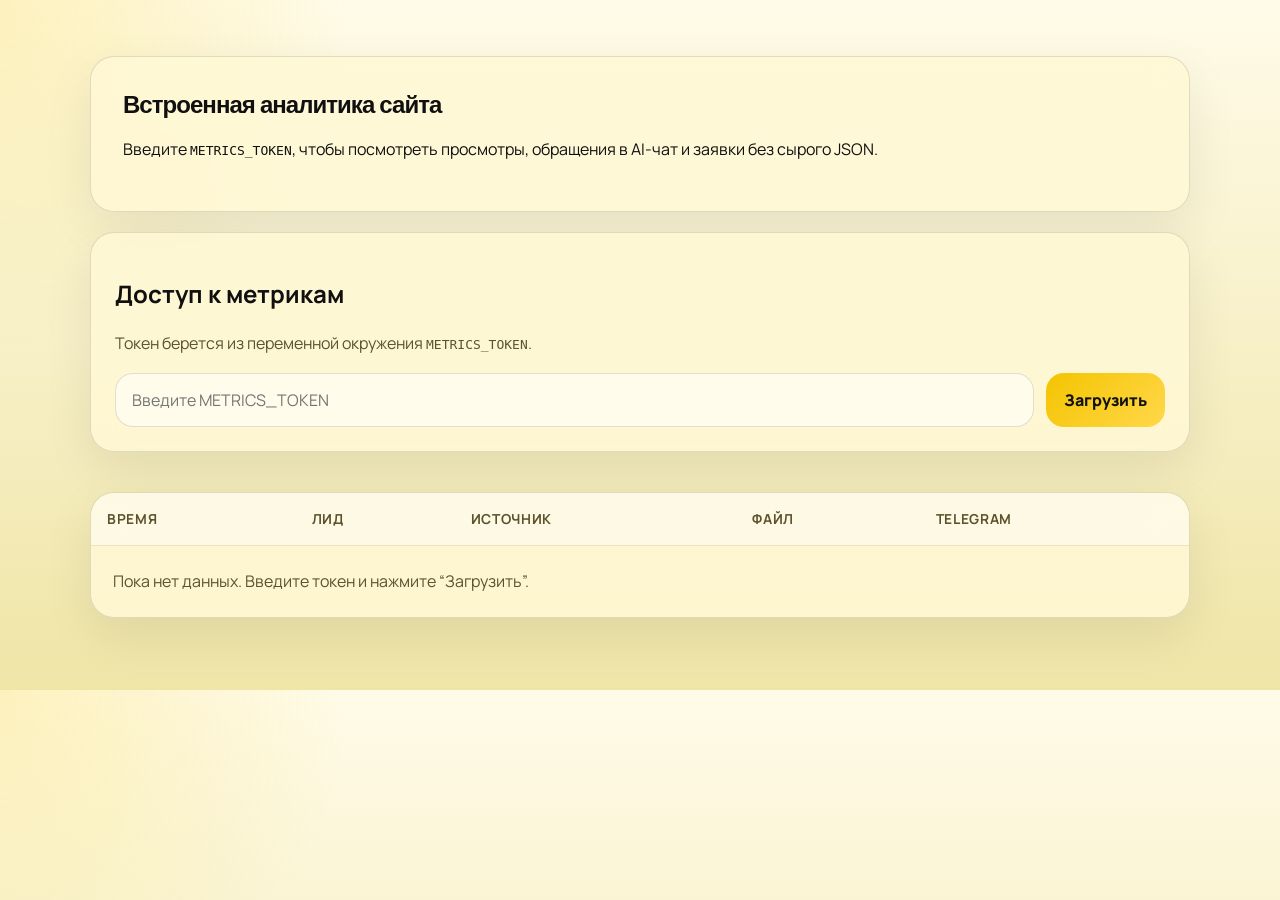
<file: metrics.html>
<!DOCTYPE html>
<html lang="ru">
<head>
  <meta charset="UTF-8">
  <meta name="viewport" content="width=device-width, initial-scale=1.0">
  <title>3d_design | Метрики</title>
  <link rel="preconnect" href="https://fonts.googleapis.com">
  <link rel="preconnect" href="https://fonts.gstatic.com" crossorigin>
  <link href="https://fonts.googleapis.com/css2?family=Manrope:wght@400;500;600;700;800&family=Space+Grotesk:wght@500;700&display=swap" rel="stylesheet">
  <style>
    :root {
      --bg: #f5f0cf;
      --surface: rgba(255, 248, 214, 0.84);
      --surface-strong: #fffceb;
      --text: #101010;
      --muted: #5c532d;
      --line: rgba(15, 15, 15, 0.12);
      --accent: #f4c400;
      --shadow: 0 18px 50px rgba(0, 0, 0, 0.08);
      --radius: 24px;
      --container: 1100px;
    }

    * {
      box-sizing: border-box;
    }

    body {
      margin: 0;
      font-family: "Manrope", sans-serif;
      color: var(--text);
      background:
        radial-gradient(circle at top left, rgba(244, 196, 0, 0.18), transparent 24%),
        linear-gradient(180deg, #fffbe8 0%, #efe5a7 100%);
    }

    .container {
      width: min(var(--container), calc(100% - 24px));
      margin: 0 auto;
    }

    .page {
      padding: 56px 0 72px;
    }

    .hero,
    .panel,
    .summary-card,
    .lead-table {
      border: 1px solid var(--line);
      border-radius: var(--radius);
      background: var(--surface);
      box-shadow: var(--shadow);
      backdrop-filter: blur(18px);
    }

    .hero {
      padding: 32px;
      margin-bottom: 20px;
    }

    .hero h1,
    .hero h2 {
      margin: 0 0 12px;
      font-family: "Space Grotesk", sans-serif;
      letter-spacing: -0.04em;
    }

    .hero p,
    .panel p,
    .lead-table td,
    .lead-table th {
      line-height: 1.7;
    }

    .panel {
      padding: 24px;
      margin-bottom: 20px;
    }

    .panel-form {
      display: grid;
      grid-template-columns: minmax(0, 1fr) auto;
      gap: 12px;
      margin-top: 16px;
    }

    input,
    button {
      font: inherit;
    }

    input {
      width: 100%;
      min-height: 54px;
      padding: 0 16px;
      border: 1px solid var(--line);
      border-radius: 18px;
      background: rgba(255, 252, 236, 0.94);
      color: var(--text);
    }

    button {
      min-height: 54px;
      padding: 0 18px;
      border: 0;
      border-radius: 18px;
      background: linear-gradient(135deg, #f4c400, #ffd84a);
      color: #111;
      font-weight: 800;
      cursor: pointer;
    }

    .status {
      margin-top: 14px;
      padding: 12px 14px;
      border-radius: 16px;
      background: rgba(17, 17, 17, 0.05);
      color: #2f2f2f;
      display: none;
    }

    .status.is-visible {
      display: block;
    }

    .status.is-error {
      background: rgba(177, 49, 49, 0.12);
      color: #7a1e1e;
    }

    .summary-grid {
      display: grid;
      grid-template-columns: repeat(3, minmax(0, 1fr));
      gap: 14px;
      margin-bottom: 20px;
    }

    .summary-card {
      padding: 22px;
    }

    .summary-card small {
      display: block;
      color: var(--muted);
      font-weight: 700;
      letter-spacing: 0.04em;
      text-transform: uppercase;
    }

    .summary-card strong {
      display: block;
      margin-top: 12px;
      font-size: clamp(1.8rem, 4vw, 2.6rem);
      font-family: "Space Grotesk", sans-serif;
    }

    .lead-table {
      overflow: hidden;
    }

    table {
      width: 100%;
      border-collapse: collapse;
    }

    th,
    td {
      padding: 14px 16px;
      border-bottom: 1px solid rgba(15, 15, 15, 0.08);
      text-align: left;
      vertical-align: top;
    }

    th {
      background: rgba(255, 255, 255, 0.42);
      font-size: 0.86rem;
      letter-spacing: 0.05em;
      text-transform: uppercase;
      color: var(--muted);
    }

    tr:last-child td {
      border-bottom: 0;
    }

    .empty {
      padding: 22px;
      color: var(--muted);
    }

    .muted {
      color: var(--muted);
    }

    @media (max-width: 820px) {
      .panel-form,
      .summary-grid {
        grid-template-columns: 1fr;
      }

      table,
      thead,
      tbody,
      th,
      td,
      tr {
        display: block;
      }

      thead {
        display: none;
      }

      tr {
        padding: 14px 16px;
        border-bottom: 1px solid rgba(15, 15, 15, 0.08);
      }

      td {
        padding: 4px 0;
        border: 0;
      }

      td::before {
        content: attr(data-label) ": ";
        font-weight: 800;
      }
    }
  </style>
</head>
<body>
  <main class="page">
    <div class="container">
      <section class="hero">
        <h1>Встроенная аналитика сайта</h1>
        <p>Введите <code>METRICS_TOKEN</code>, чтобы посмотреть просмотры, обращения в AI-чат и заявки без сырого JSON.</p>
      </section>

      <section class="panel">
        <h2>Доступ к метрикам</h2>
        <p class="muted">Токен берется из переменной окружения <code>METRICS_TOKEN</code>.</p>
        <form class="panel-form" id="metrics-form">
          <input id="metrics-token" type="password" placeholder="Введите METRICS_TOKEN" autocomplete="off">
          <button type="submit">Загрузить</button>
        </form>
        <div class="status" id="metrics-status"></div>
      </section>

      <section class="summary-grid" id="metrics-summary"></section>

      <section class="lead-table">
        <table>
          <thead>
            <tr>
              <th>Время</th>
              <th>Лид</th>
              <th>Источник</th>
              <th>Файл</th>
              <th>Telegram</th>
            </tr>
          </thead>
          <tbody id="metrics-leads">
            <tr>
              <td colspan="5" class="empty">Пока нет данных. Введите токен и нажмите “Загрузить”.</td>
            </tr>
          </tbody>
        </table>
      </section>
    </div>
  </main>

  <script>
    const form = document.querySelector("#metrics-form");
    const tokenInput = document.querySelector("#metrics-token");
    const statusBox = document.querySelector("#metrics-status");
    const summaryGrid = document.querySelector("#metrics-summary");
    const leadsTable = document.querySelector("#metrics-leads");

    const summaryLabels = {
      page_views: "Просмотры",
      assistant_prompts: "Обращения в AI",
      assistant_replies: "Ответы AI",
      leads_total: "Всего заявок",
      leads_with_file: "Заявки с файлом",
      leads_last_7_days: "Заявки за 7 дней",
      leads_last_30_days: "Заявки за 30 дней",
    };

    const setStatus = (message = "", isError = false) => {
      statusBox.textContent = message;
      statusBox.className = "status";
      if (!message) return;
      statusBox.classList.add("is-visible");
      if (isError) {
        statusBox.classList.add("is-error");
      }
    };

    const renderSummary = (summary = {}) => {
      summaryGrid.innerHTML = "";
      Object.entries(summaryLabels).forEach(([key, label]) => {
        const card = document.createElement("article");
        card.className = "summary-card";
        card.innerHTML = `<small>${label}</small><strong>${summary[key] ?? 0}</strong>`;
        summaryGrid.appendChild(card);
      });
    };

    const renderLeads = (items = []) => {
      leadsTable.innerHTML = "";

      if (!items.length) {
        leadsTable.innerHTML = '<tr><td colspan="5" class="empty">Заявок пока нет.</td></tr>';
        return;
      }

      items.forEach((item) => {
        const row = document.createElement("tr");
        row.innerHTML = `
          <td data-label="Время">${item.timestamp || "—"}</td>
          <td data-label="Лид">${item.lead_id || "—"}</td>
          <td data-label="Источник">${item.source || "—"}</td>
          <td data-label="Файл">${item.has_file ? "Да" : "Нет"}</td>
          <td data-label="Telegram">${item.telegram_sent ? "Да" : "Нет"}</td>
        `;
        leadsTable.appendChild(row);
      });
    };

    const loadMetrics = async (token) => {
      const response = await fetch(`/api/metrics?token=${encodeURIComponent(token)}`, {
        cache: "no-store",
      });

      const data = await response.json().catch(() => ({}));
      if (!response.ok) {
        throw new Error(data.error || "Не удалось загрузить метрики.");
      }

      return data;
    };

    form.addEventListener("submit", async (event) => {
      event.preventDefault();
      const token = tokenInput.value.trim();

      if (!token) {
        setStatus("Введите METRICS_TOKEN.", true);
        return;
      }

      setStatus("Загружаем метрики...");

      try {
        const data = await loadMetrics(token);
        renderSummary(data.summary || {});
        renderLeads(data.recent_leads || []);
        setStatus(`Метрики обновлены. Снимок сформирован: ${data.generated_at || "сейчас"}.`);
        localStorage.setItem("printforge-metrics-token", token);
      } catch (error) {
        setStatus(String(error.message || error), true);
      }
    });

    const savedToken = localStorage.getItem("printforge-metrics-token");
    if (savedToken) {
      tokenInput.value = savedToken;
    }
  </script>
</body>
</html>
</file>
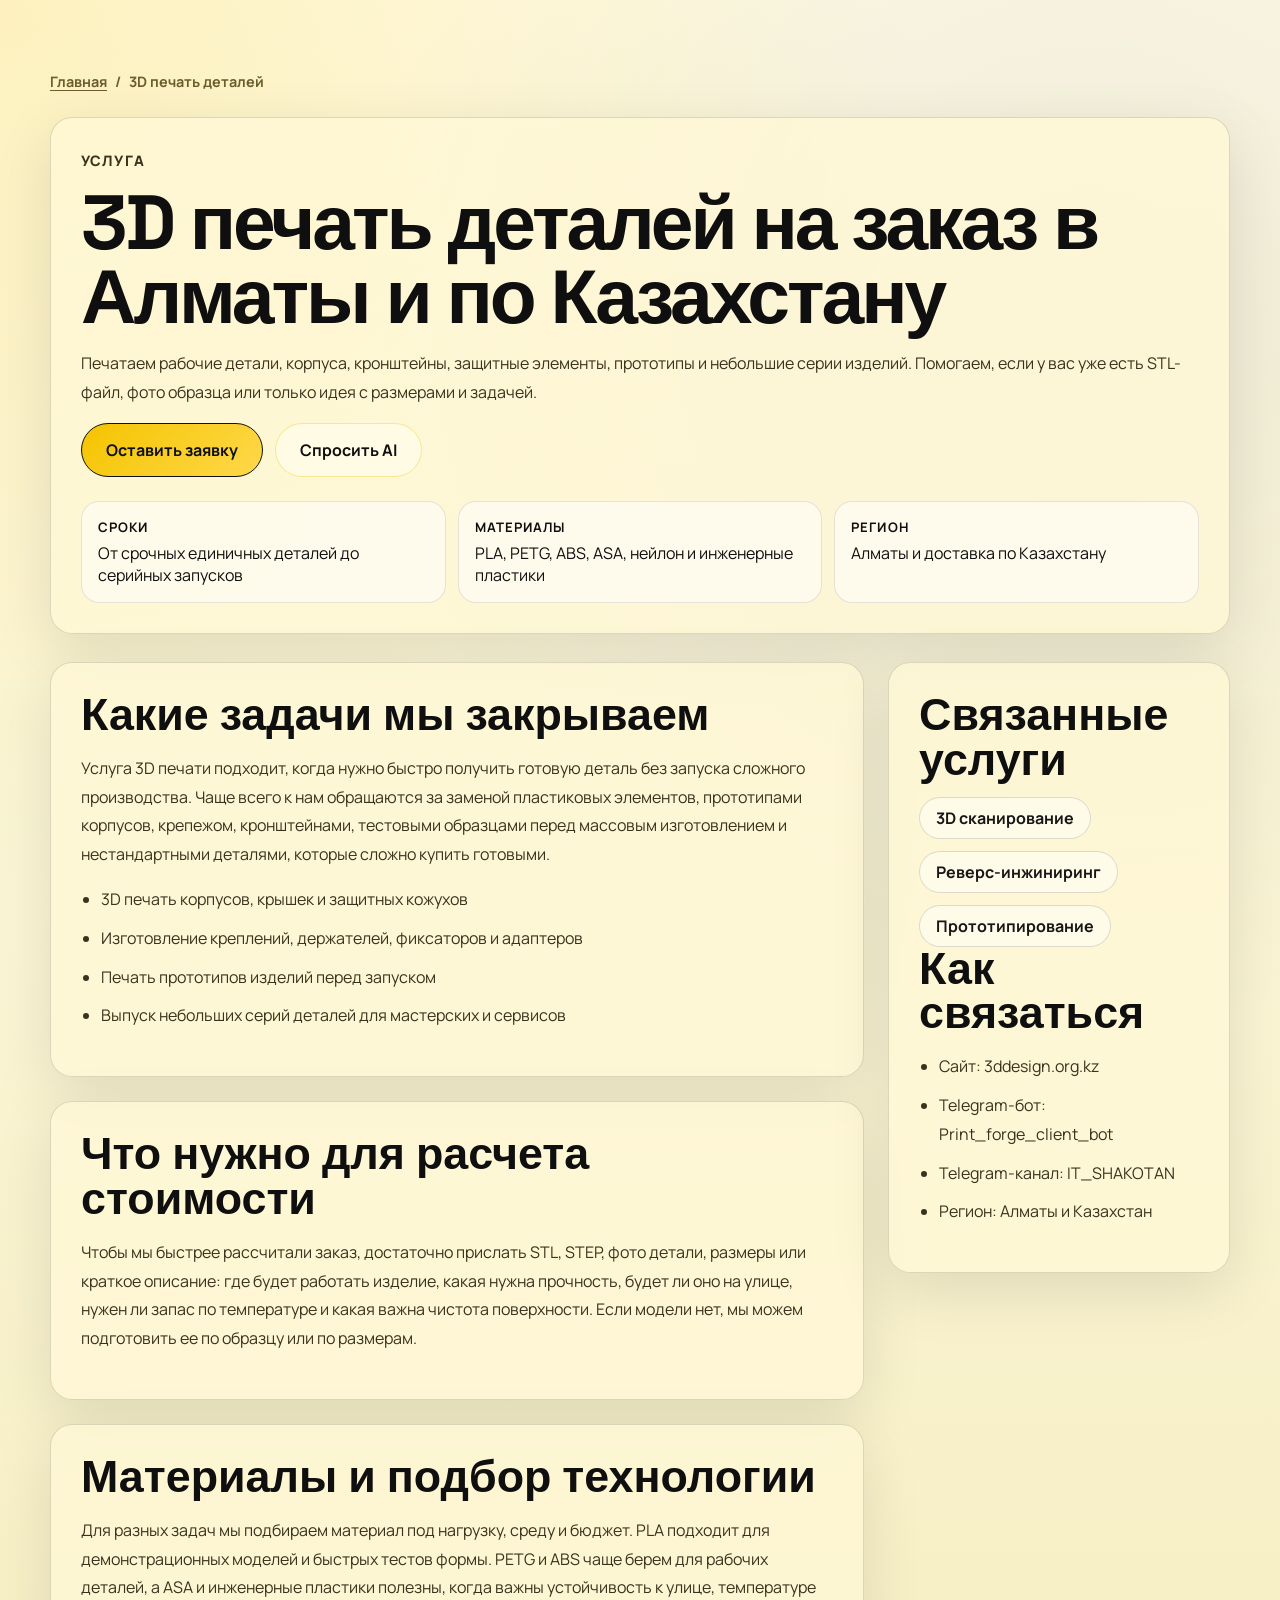
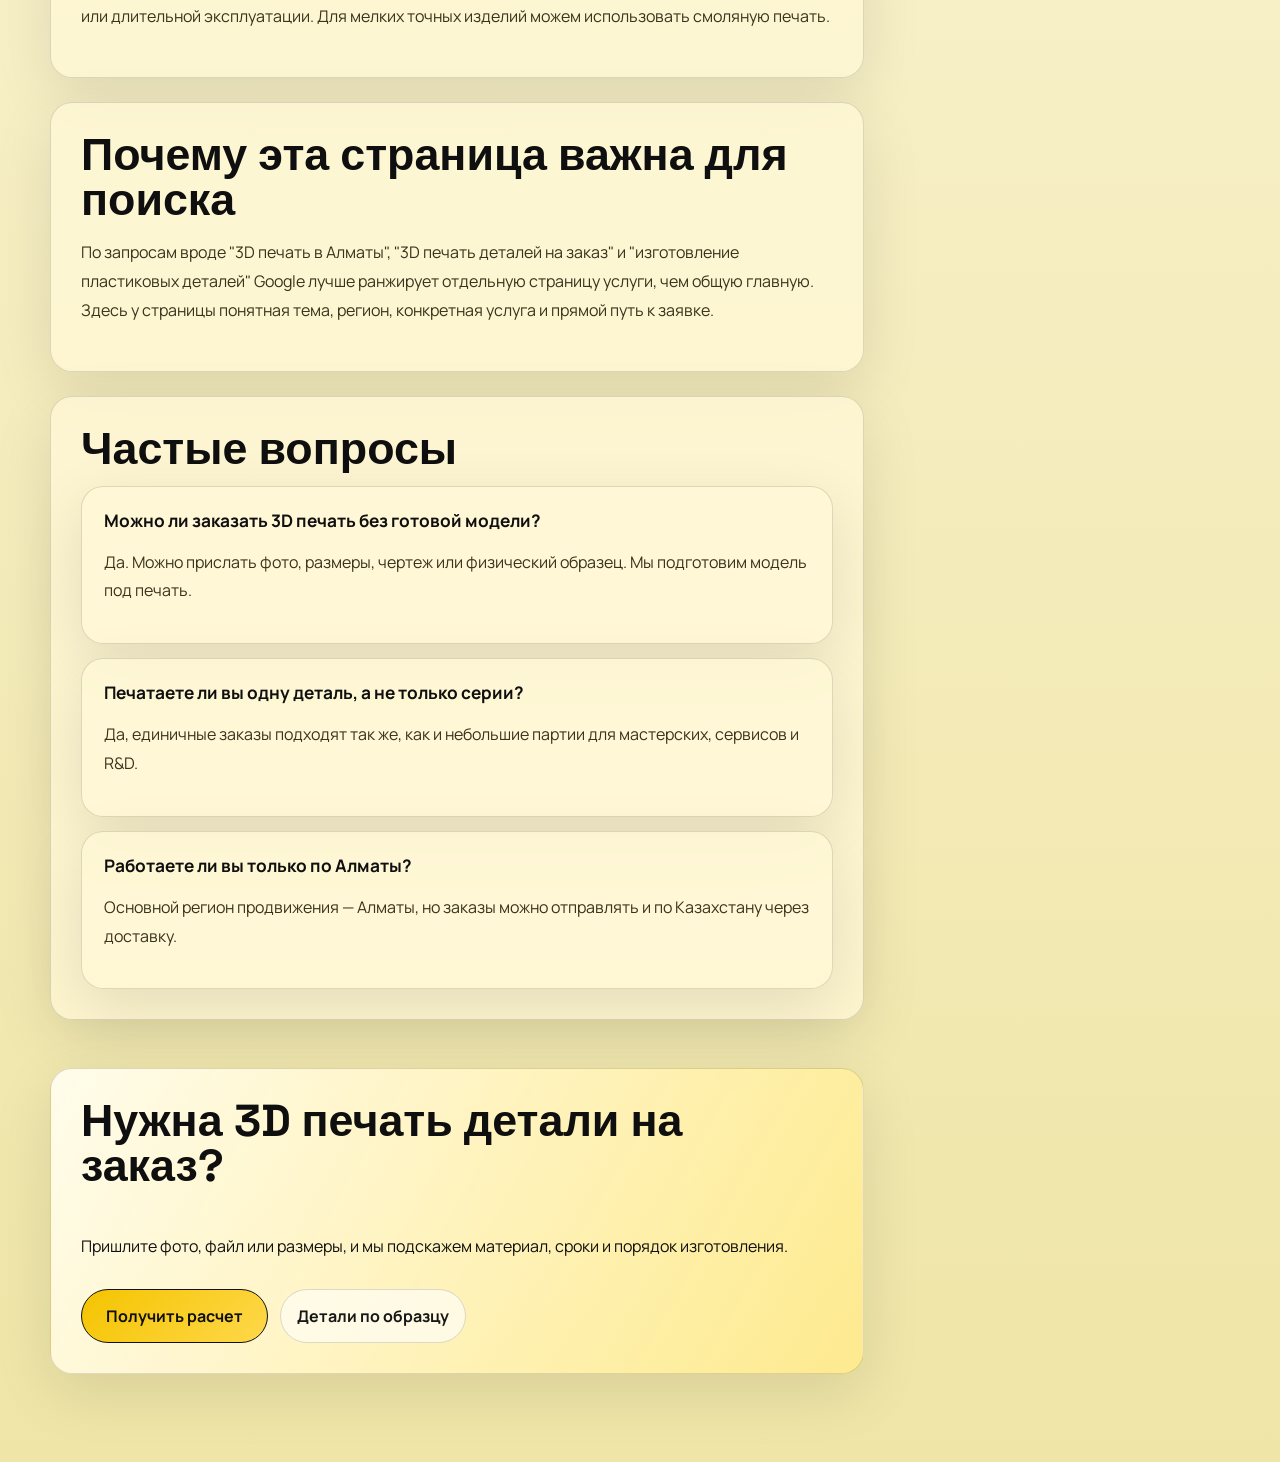
<file: services/3d-printing.html>
<!DOCTYPE html>
<html lang="ru">
<head>
  <meta charset="UTF-8">
  <meta name="viewport" content="width=device-width, initial-scale=1.0">
  <title>3D печать деталей на заказ в Алматы | 3d_design</title>
  <meta
    name="description"
    content="3D печать деталей на заказ в Алматы и по Казахстану: корпуса, кронштейны, прототипы, функциональные изделия, помощь с моделью и подбором материала."
  >
  <link rel="canonical" href="https://3ddesign.org.kz/services/3d-printing.html">
  <link rel="preconnect" href="https://fonts.googleapis.com">
  <link rel="preconnect" href="https://fonts.gstatic.com" crossorigin>
  <link href="https://fonts.googleapis.com/css2?family=Manrope:wght@400;500;600;700;800&family=Space+Grotesk:wght@500;700&display=swap" rel="stylesheet">
  <link rel="icon" type="image/svg+xml" href="/assets/3dd-emblem.svg">
  <link rel="stylesheet" href="/css/style.css">
</head>
<body>
  <div class="page-shell">
    <main class="service-page">
      <div class="container">
        <div class="service-page-header">
          <nav class="service-page-breadcrumbs" aria-label="Breadcrumb">
            <a href="/">Главная</a>
            <span>/</span>
            <span>3D печать деталей</span>
          </nav>
          <section class="service-page-hero">
            <p class="eyebrow">Услуга</p>
            <h1>3D печать деталей на заказ в Алматы и по Казахстану</h1>
            <p>
              Печатаем рабочие детали, корпуса, кронштейны, защитные элементы, прототипы и небольшие серии изделий.
              Помогаем, если у вас уже есть STL-файл, фото образца или только идея с размерами и задачей.
            </p>
            <div class="service-page-actions">
              <a class="button" href="/#contact">Оставить заявку</a>
              <a class="button button-secondary" href="/#assistant">Спросить AI</a>
            </div>
            <div class="service-page-meta">
              <article>
                <strong>Сроки</strong>
                <span>От срочных единичных деталей до серийных запусков</span>
              </article>
              <article>
                <strong>Материалы</strong>
                <span>PLA, PETG, ABS, ASA, нейлон и инженерные пластики</span>
              </article>
              <article>
                <strong>Регион</strong>
                <span>Алматы и доставка по Казахстану</span>
              </article>
            </div>
          </section>
        </div>

        <div class="service-page-grid">
          <div class="service-page-content">
            <section class="service-page-section">
              <h2>Какие задачи мы закрываем</h2>
              <p>
                Услуга 3D печати подходит, когда нужно быстро получить готовую деталь без запуска сложного производства.
                Чаще всего к нам обращаются за заменой пластиковых элементов, прототипами корпусов, крепежом, кронштейнами,
                тестовыми образцами перед массовым изготовлением и нестандартными деталями, которые сложно купить готовыми.
              </p>
              <ul class="service-page-list">
                <li>3D печать корпусов, крышек и защитных кожухов</li>
                <li>Изготовление креплений, держателей, фиксаторов и адаптеров</li>
                <li>Печать прототипов изделий перед запуском</li>
                <li>Выпуск небольших серий деталей для мастерских и сервисов</li>
              </ul>
            </section>

            <section class="service-page-section">
              <h2>Что нужно для расчета стоимости</h2>
              <p>
                Чтобы мы быстрее рассчитали заказ, достаточно прислать STL, STEP, фото детали, размеры или краткое описание:
                где будет работать изделие, какая нужна прочность, будет ли оно на улице, нужен ли запас по температуре и
                какая важна чистота поверхности. Если модели нет, мы можем подготовить ее по образцу или по размерам.
              </p>
            </section>

            <section class="service-page-section">
              <h2>Материалы и подбор технологии</h2>
              <p>
                Для разных задач мы подбираем материал под нагрузку, среду и бюджет. PLA подходит для демонстрационных моделей
                и быстрых тестов формы. PETG и ABS чаще берем для рабочих деталей, а ASA и инженерные пластики полезны, когда
                важны устойчивость к улице, температуре или длительной эксплуатации. Для мелких точных изделий можем использовать
                смоляную печать.
              </p>
            </section>

            <section class="service-page-section">
              <h2>Почему эта страница важна для поиска</h2>
              <p>
                По запросам вроде "3D печать в Алматы", "3D печать деталей на заказ" и "изготовление пластиковых деталей"
                Google лучше ранжирует отдельную страницу услуги, чем общую главную. Здесь у страницы понятная тема, регион,
                конкретная услуга и прямой путь к заявке.
              </p>
            </section>

            <section class="service-page-section">
              <h2>Частые вопросы</h2>
              <div class="service-page-faq-list">
                <article class="service-page-faq-item">
                  <h3>Можно ли заказать 3D печать без готовой модели?</h3>
                  <p>Да. Можно прислать фото, размеры, чертеж или физический образец. Мы подготовим модель под печать.</p>
                </article>
                <article class="service-page-faq-item">
                  <h3>Печатаете ли вы одну деталь, а не только серии?</h3>
                  <p>Да, единичные заказы подходят так же, как и небольшие партии для мастерских, сервисов и R&amp;D.</p>
                </article>
                <article class="service-page-faq-item">
                  <h3>Работаете ли вы только по Алматы?</h3>
                  <p>Основной регион продвижения — Алматы, но заказы можно отправлять и по Казахстану через доставку.</p>
                </article>
              </div>
            </section>

            <section class="service-page-cta">
              <h2>Нужна 3D печать детали на заказ?</h2>
              <p>Пришлите фото, файл или размеры, и мы подскажем материал, сроки и порядок изготовления.</p>
              <div class="service-page-actions">
                <a class="button" href="/#contact">Получить расчет</a>
                <a class="service-link" href="/services/custom-parts.html">Детали по образцу</a>
              </div>
            </section>
          </div>

          <aside class="service-page-sidebar">
            <h2>Связанные услуги</h2>
            <div class="service-page-links">
              <a class="service-link" href="/services/3d-scanning.html">3D сканирование</a>
              <a class="service-link" href="/services/reverse-engineering.html">Реверс-инжиниринг</a>
              <a class="service-link" href="/services/prototyping.html">Прототипирование</a>
            </div>

            <h2>Как связаться</h2>
            <ul class="service-page-contact-list">
              <li>Сайт: 3ddesign.org.kz</li>
              <li>Telegram-бот: Print_forge_client_bot</li>
              <li>Telegram-канал: IT_SHAKOTAN</li>
              <li>Регион: Алматы и Казахстан</li>
            </ul>
          </aside>
        </div>
      </div>
    </main>
  </div>
</body>
</html>
</file>
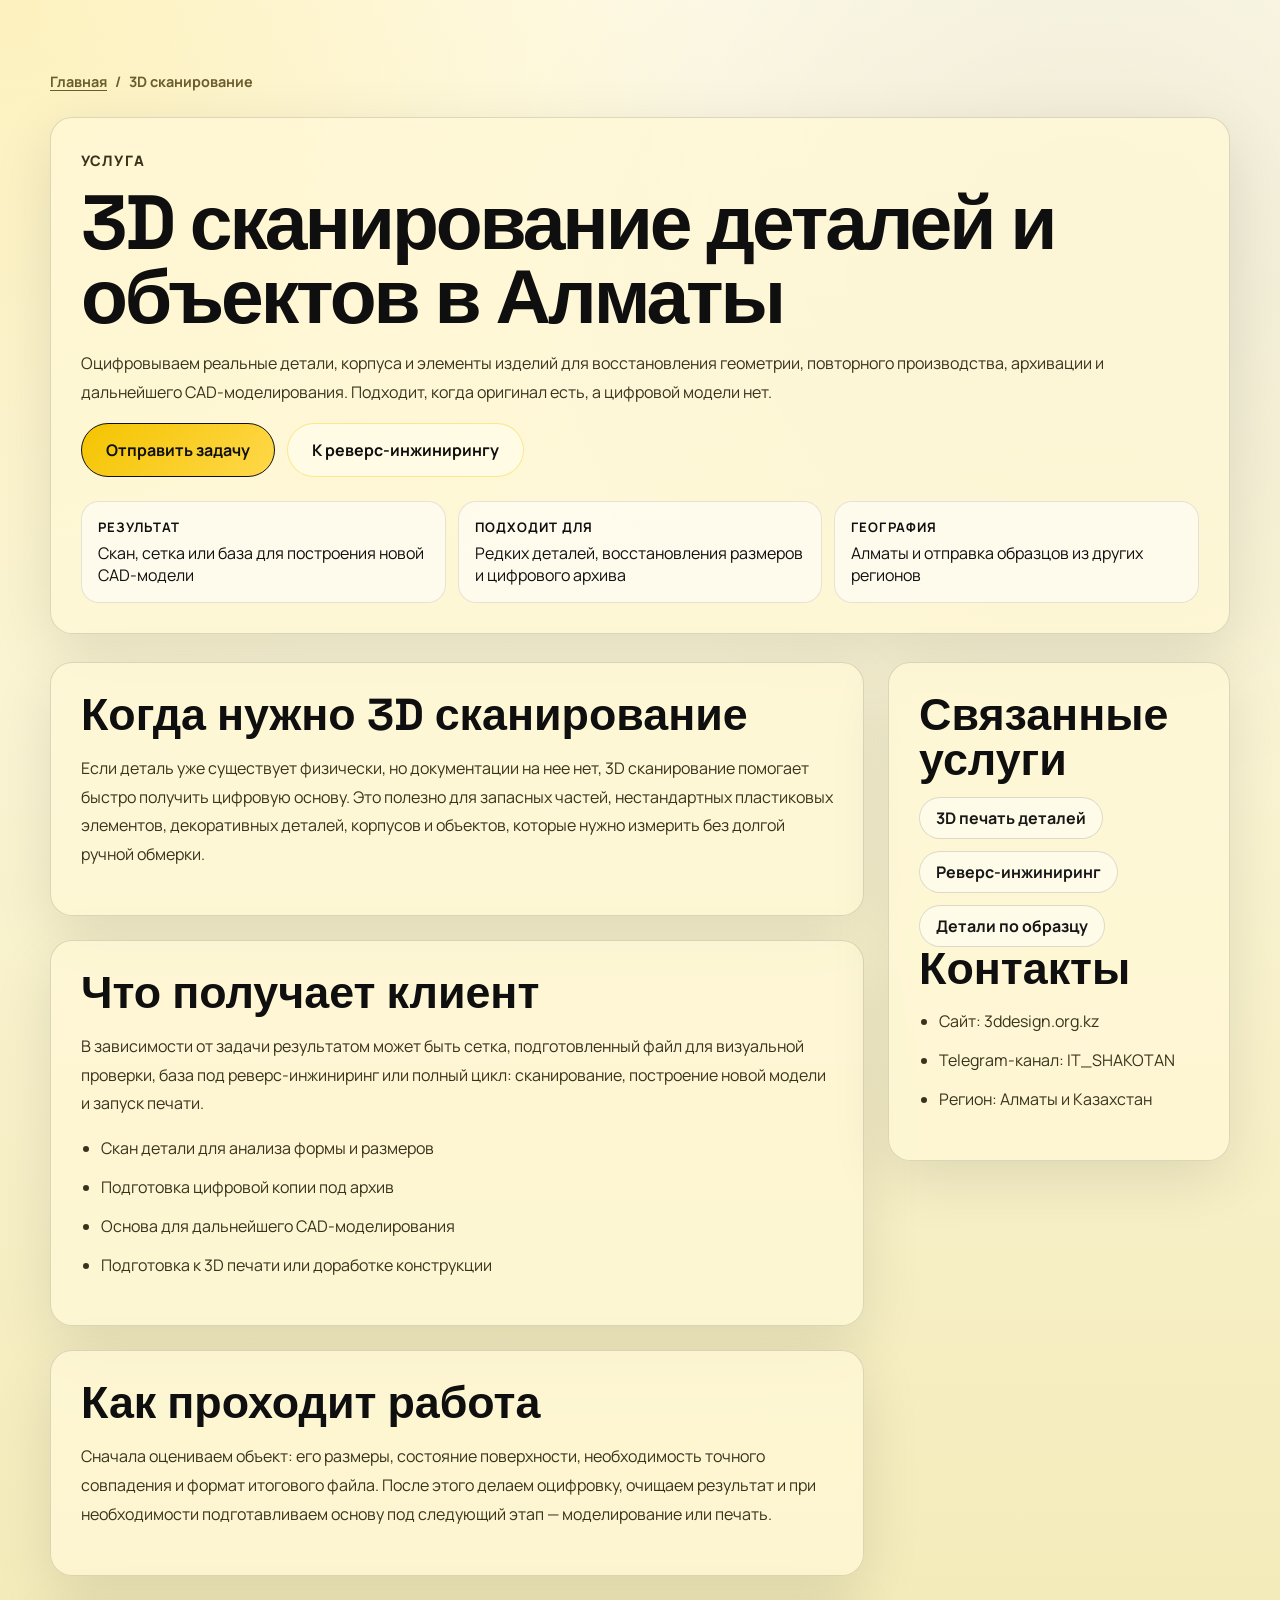
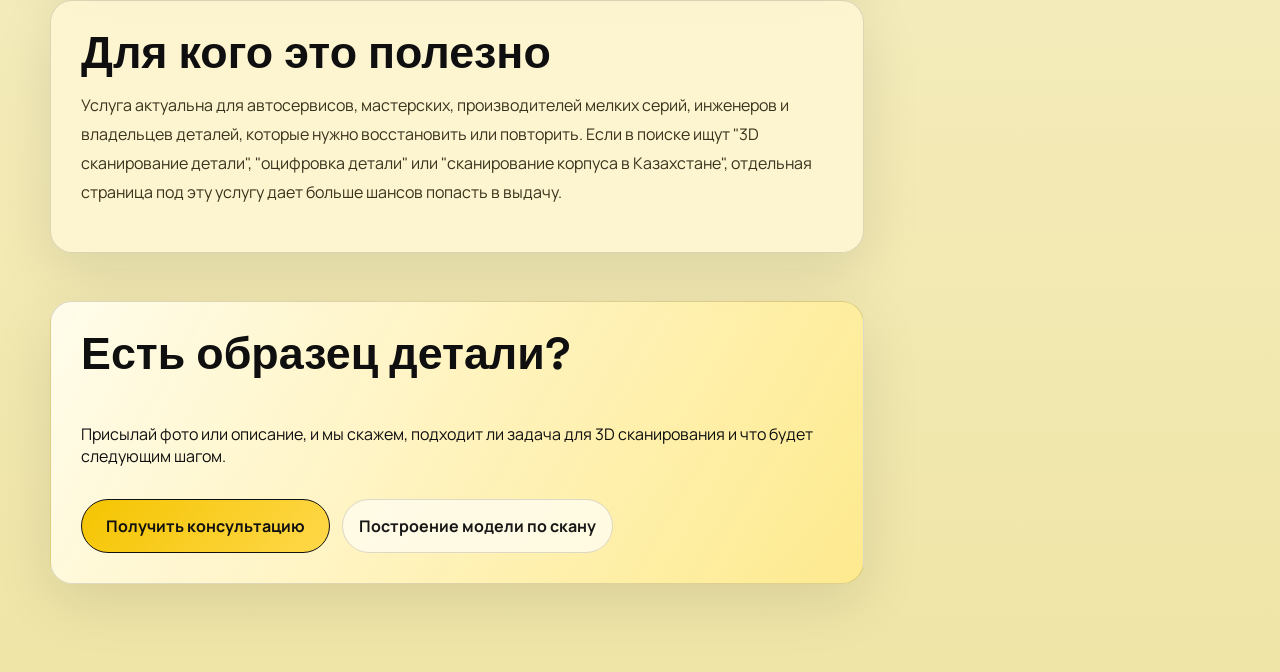
<file: services/3d-scanning.html>
<!DOCTYPE html>
<html lang="ru">
<head>
  <meta charset="UTF-8">
  <meta name="viewport" content="width=device-width, initial-scale=1.0">
  <title>3D сканирование деталей в Алматы | 3d_design</title>
  <meta
    name="description"
    content="3D сканирование деталей, корпусов и объектов в Алматы: оцифровка геометрии, подготовка моделей, восстановление размеров и работа по образцу."
  >
  <link rel="canonical" href="https://3ddesign.org.kz/services/3d-scanning.html">
  <link rel="preconnect" href="https://fonts.googleapis.com">
  <link rel="preconnect" href="https://fonts.gstatic.com" crossorigin>
  <link href="https://fonts.googleapis.com/css2?family=Manrope:wght@400;500;600;700;800&family=Space+Grotesk:wght@500;700&display=swap" rel="stylesheet">
  <link rel="icon" type="image/svg+xml" href="/assets/3dd-emblem.svg">
  <link rel="stylesheet" href="/css/style.css">
</head>
<body>
  <div class="page-shell">
    <main class="service-page">
      <div class="container">
        <div class="service-page-header">
          <nav class="service-page-breadcrumbs" aria-label="Breadcrumb">
            <a href="/">Главная</a>
            <span>/</span>
            <span>3D сканирование</span>
          </nav>
          <section class="service-page-hero">
            <p class="eyebrow">Услуга</p>
            <h1>3D сканирование деталей и объектов в Алматы</h1>
            <p>
              Оцифровываем реальные детали, корпуса и элементы изделий для восстановления геометрии, повторного производства,
              архивации и дальнейшего CAD-моделирования. Подходит, когда оригинал есть, а цифровой модели нет.
            </p>
            <div class="service-page-actions">
              <a class="button" href="/#contact">Отправить задачу</a>
              <a class="button button-secondary" href="/services/reverse-engineering.html">К реверс-инжинирингу</a>
            </div>
            <div class="service-page-meta">
              <article>
                <strong>Результат</strong>
                <span>Скан, сетка или база для построения новой CAD-модели</span>
              </article>
              <article>
                <strong>Подходит для</strong>
                <span>Редких деталей, восстановления размеров и цифрового архива</span>
              </article>
              <article>
                <strong>География</strong>
                <span>Алматы и отправка образцов из других регионов</span>
              </article>
            </div>
          </section>
        </div>

        <div class="service-page-grid">
          <div class="service-page-content">
            <section class="service-page-section">
              <h2>Когда нужно 3D сканирование</h2>
              <p>
                Если деталь уже существует физически, но документации на нее нет, 3D сканирование помогает быстро получить
                цифровую основу. Это полезно для запасных частей, нестандартных пластиковых элементов, декоративных деталей,
                корпусов и объектов, которые нужно измерить без долгой ручной обмерки.
              </p>
            </section>

            <section class="service-page-section">
              <h2>Что получает клиент</h2>
              <p>
                В зависимости от задачи результатом может быть сетка, подготовленный файл для визуальной проверки, база под
                реверс-инжиниринг или полный цикл: сканирование, построение новой модели и запуск печати.
              </p>
              <ul class="service-page-list">
                <li>Скан детали для анализа формы и размеров</li>
                <li>Подготовка цифровой копии под архив</li>
                <li>Основа для дальнейшего CAD-моделирования</li>
                <li>Подготовка к 3D печати или доработке конструкции</li>
              </ul>
            </section>

            <section class="service-page-section">
              <h2>Как проходит работа</h2>
              <p>
                Сначала оцениваем объект: его размеры, состояние поверхности, необходимость точного совпадения и формат итогового
                файла. После этого делаем оцифровку, очищаем результат и при необходимости подготавливаем основу под следующий этап
                — моделирование или печать.
              </p>
            </section>

            <section class="service-page-section">
              <h2>Для кого это полезно</h2>
              <p>
                Услуга актуальна для автосервисов, мастерских, производителей мелких серий, инженеров и владельцев деталей,
                которые нужно восстановить или повторить. Если в поиске ищут "3D сканирование детали", "оцифровка детали"
                или "сканирование корпуса в Казахстане", отдельная страница под эту услугу дает больше шансов попасть в выдачу.
              </p>
            </section>

            <section class="service-page-cta">
              <h2>Есть образец детали?</h2>
              <p>Присылай фото или описание, и мы скажем, подходит ли задача для 3D сканирования и что будет следующим шагом.</p>
              <div class="service-page-actions">
                <a class="button" href="/#contact">Получить консультацию</a>
                <a class="service-link" href="/services/reverse-engineering.html">Построение модели по скану</a>
              </div>
            </section>
          </div>

          <aside class="service-page-sidebar">
            <h2>Связанные услуги</h2>
            <div class="service-page-links">
              <a class="service-link" href="/services/3d-printing.html">3D печать деталей</a>
              <a class="service-link" href="/services/reverse-engineering.html">Реверс-инжиниринг</a>
              <a class="service-link" href="/services/custom-parts.html">Детали по образцу</a>
            </div>
            <h2>Контакты</h2>
            <ul class="service-page-contact-list">
              <li>Сайт: 3ddesign.org.kz</li>
              <li>Telegram-канал: IT_SHAKOTAN</li>
              <li>Регион: Алматы и Казахстан</li>
            </ul>
          </aside>
        </div>
      </div>
    </main>
  </div>
</body>
</html>
</file>
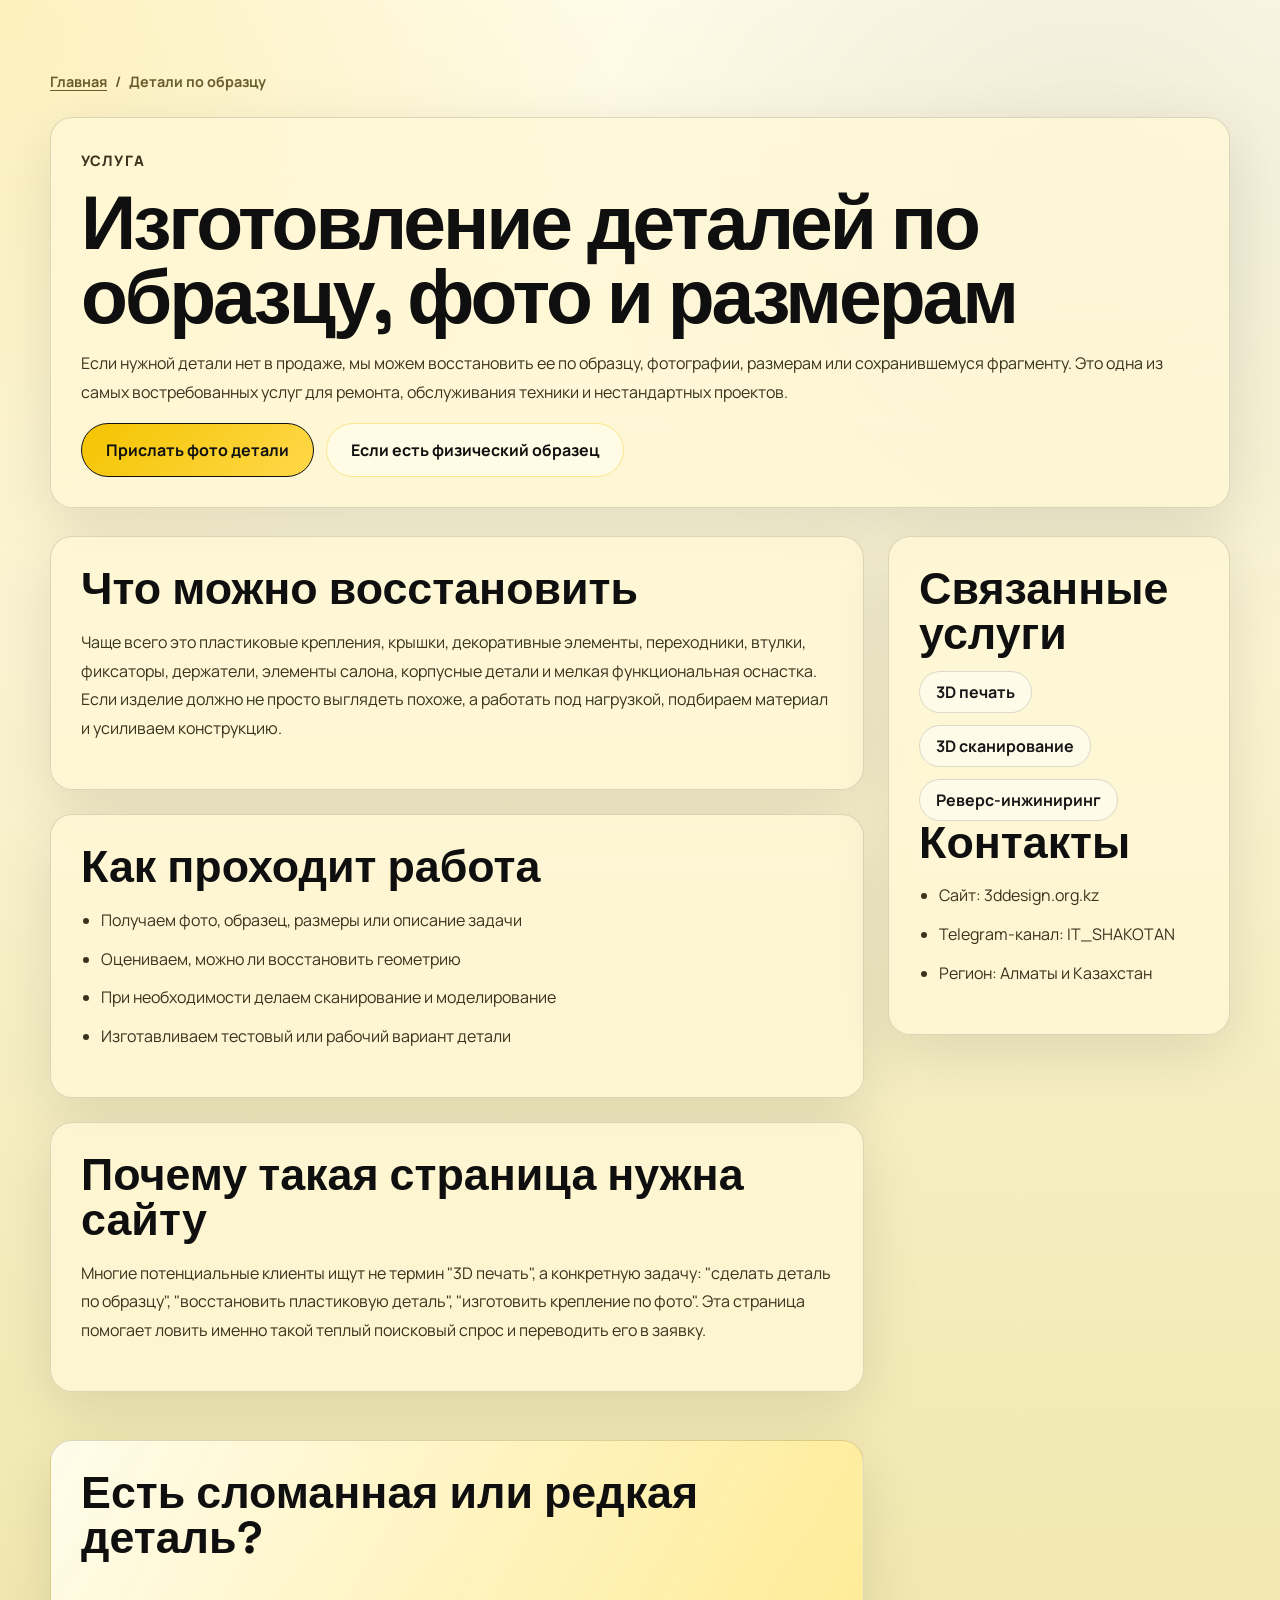
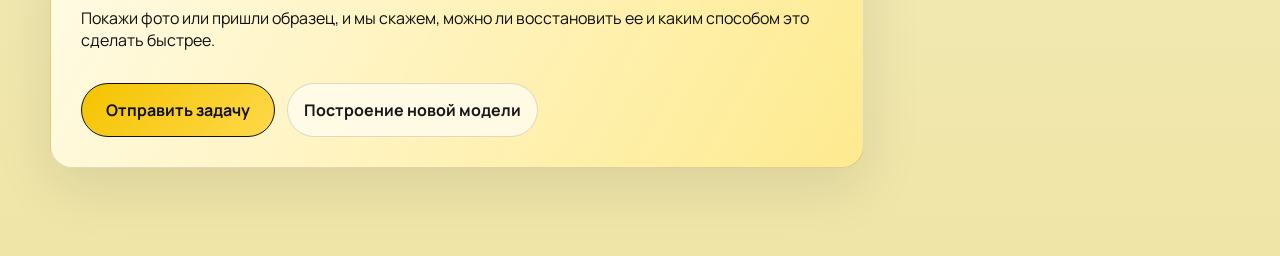
<file: services/custom-parts.html>
<!DOCTYPE html>
<html lang="ru">
<head>
  <meta charset="UTF-8">
  <meta name="viewport" content="width=device-width, initial-scale=1.0">
  <title>Изготовление деталей по образцу в Алматы | 3d_design</title>
  <meta
    name="description"
    content="Изготовление деталей по образцу в Алматы: восстановление редких элементов, печать по фотографии и размерам, работа с пластиковыми и функциональными деталями."
  >
  <link rel="canonical" href="https://3ddesign.org.kz/services/custom-parts.html">
  <link rel="preconnect" href="https://fonts.googleapis.com">
  <link rel="preconnect" href="https://fonts.gstatic.com" crossorigin>
  <link href="https://fonts.googleapis.com/css2?family=Manrope:wght@400;500;600;700;800&family=Space+Grotesk:wght@500;700&display=swap" rel="stylesheet">
  <link rel="icon" type="image/svg+xml" href="/assets/3dd-emblem.svg">
  <link rel="stylesheet" href="/css/style.css">
</head>
<body>
  <div class="page-shell">
    <main class="service-page">
      <div class="container">
        <div class="service-page-header">
          <nav class="service-page-breadcrumbs" aria-label="Breadcrumb">
            <a href="/">Главная</a>
            <span>/</span>
            <span>Детали по образцу</span>
          </nav>
          <section class="service-page-hero">
            <p class="eyebrow">Услуга</p>
            <h1>Изготовление деталей по образцу, фото и размерам</h1>
            <p>
              Если нужной детали нет в продаже, мы можем восстановить ее по образцу, фотографии, размерам или сохранившемуся
              фрагменту. Это одна из самых востребованных услуг для ремонта, обслуживания техники и нестандартных проектов.
            </p>
            <div class="service-page-actions">
              <a class="button" href="/#contact">Прислать фото детали</a>
              <a class="button button-secondary" href="/services/3d-scanning.html">Если есть физический образец</a>
            </div>
          </section>
        </div>

        <div class="service-page-grid">
          <div class="service-page-content">
            <section class="service-page-section">
              <h2>Что можно восстановить</h2>
              <p>
                Чаще всего это пластиковые крепления, крышки, декоративные элементы, переходники, втулки, фиксаторы, держатели,
                элементы салона, корпусные детали и мелкая функциональная оснастка. Если изделие должно не просто выглядеть похоже,
                а работать под нагрузкой, подбираем материал и усиливаем конструкцию.
              </p>
            </section>

            <section class="service-page-section">
              <h2>Как проходит работа</h2>
              <ul class="service-page-list">
                <li>Получаем фото, образец, размеры или описание задачи</li>
                <li>Оцениваем, можно ли восстановить геометрию</li>
                <li>При необходимости делаем сканирование и моделирование</li>
                <li>Изготавливаем тестовый или рабочий вариант детали</li>
              </ul>
            </section>

            <section class="service-page-section">
              <h2>Почему такая страница нужна сайту</h2>
              <p>
                Многие потенциальные клиенты ищут не термин "3D печать", а конкретную задачу: "сделать деталь по образцу",
                "восстановить пластиковую деталь", "изготовить крепление по фото". Эта страница помогает ловить именно такой
                теплый поисковый спрос и переводить его в заявку.
              </p>
            </section>

            <section class="service-page-cta">
              <h2>Есть сломанная или редкая деталь?</h2>
              <p>Покажи фото или пришли образец, и мы скажем, можно ли восстановить ее и каким способом это сделать быстрее.</p>
              <div class="service-page-actions">
                <a class="button" href="/#contact">Отправить задачу</a>
                <a class="service-link" href="/services/reverse-engineering.html">Построение новой модели</a>
              </div>
            </section>
          </div>

          <aside class="service-page-sidebar">
            <h2>Связанные услуги</h2>
            <div class="service-page-links">
              <a class="service-link" href="/services/3d-printing.html">3D печать</a>
              <a class="service-link" href="/services/3d-scanning.html">3D сканирование</a>
              <a class="service-link" href="/services/reverse-engineering.html">Реверс-инжиниринг</a>
            </div>
            <h2>Контакты</h2>
            <ul class="service-page-contact-list">
              <li>Сайт: 3ddesign.org.kz</li>
              <li>Telegram-канал: IT_SHAKOTAN</li>
              <li>Регион: Алматы и Казахстан</li>
            </ul>
          </aside>
        </div>
      </div>
    </main>
  </div>
</body>
</html>
</file>
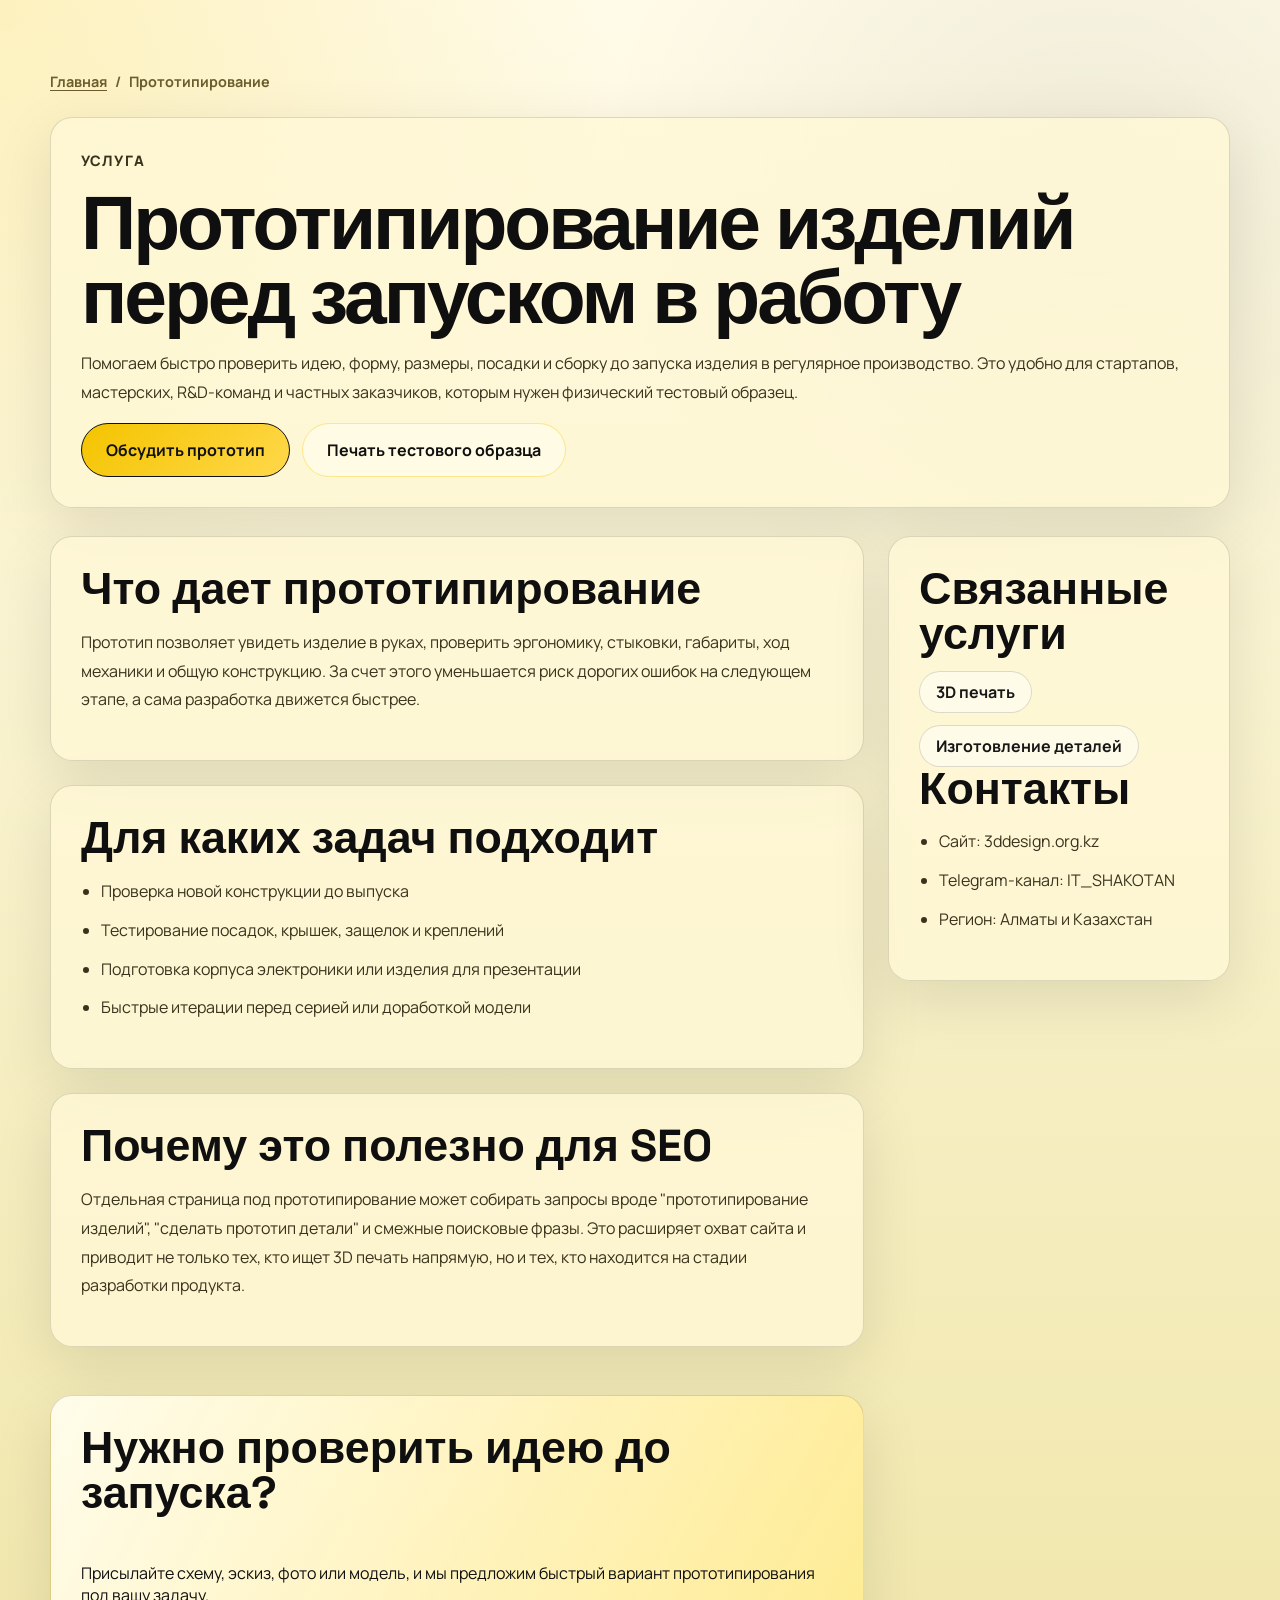
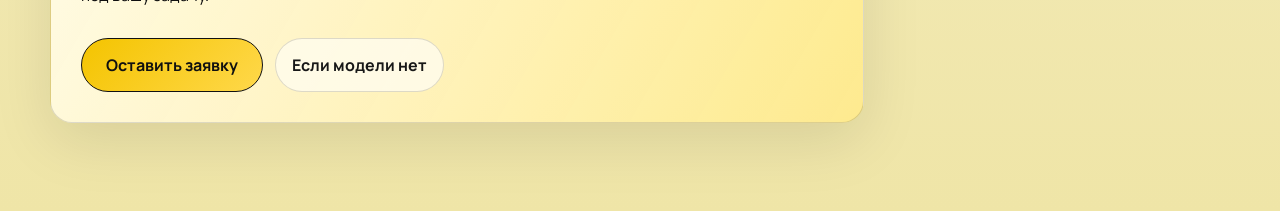
<file: services/prototyping.html>
<!DOCTYPE html>
<html lang="ru">
<head>
  <meta charset="UTF-8">
  <meta name="viewport" content="width=device-width, initial-scale=1.0">
  <title>Прототипирование изделий в Алматы | 3d_design</title>
  <meta
    name="description"
    content="Прототипирование изделий в Алматы: быстрые тестовые образцы, проверка формы и посадок, подготовка к серийному запуску и инженерные доработки."
  >
  <link rel="canonical" href="https://3ddesign.org.kz/services/prototyping.html">
  <link rel="preconnect" href="https://fonts.googleapis.com">
  <link rel="preconnect" href="https://fonts.gstatic.com" crossorigin>
  <link href="https://fonts.googleapis.com/css2?family=Manrope:wght@400;500;600;700;800&family=Space+Grotesk:wght@500;700&display=swap" rel="stylesheet">
  <link rel="icon" type="image/svg+xml" href="/assets/3dd-emblem.svg">
  <link rel="stylesheet" href="/css/style.css">
</head>
<body>
  <div class="page-shell">
    <main class="service-page">
      <div class="container">
        <div class="service-page-header">
          <nav class="service-page-breadcrumbs" aria-label="Breadcrumb">
            <a href="/">Главная</a>
            <span>/</span>
            <span>Прототипирование</span>
          </nav>
          <section class="service-page-hero">
            <p class="eyebrow">Услуга</p>
            <h1>Прототипирование изделий перед запуском в работу</h1>
            <p>
              Помогаем быстро проверить идею, форму, размеры, посадки и сборку до запуска изделия в регулярное производство.
              Это удобно для стартапов, мастерских, R&amp;D-команд и частных заказчиков, которым нужен физический тестовый образец.
            </p>
            <div class="service-page-actions">
              <a class="button" href="/#contact">Обсудить прототип</a>
              <a class="button button-secondary" href="/services/3d-printing.html">Печать тестового образца</a>
            </div>
          </section>
        </div>

        <div class="service-page-grid">
          <div class="service-page-content">
            <section class="service-page-section">
              <h2>Что дает прототипирование</h2>
              <p>
                Прототип позволяет увидеть изделие в руках, проверить эргономику, стыковки, габариты, ход механики и общую
                конструкцию. За счет этого уменьшается риск дорогих ошибок на следующем этапе, а сама разработка движется быстрее.
              </p>
            </section>

            <section class="service-page-section">
              <h2>Для каких задач подходит</h2>
              <ul class="service-page-list">
                <li>Проверка новой конструкции до выпуска</li>
                <li>Тестирование посадок, крышек, защелок и креплений</li>
                <li>Подготовка корпуса электроники или изделия для презентации</li>
                <li>Быстрые итерации перед серией или доработкой модели</li>
              </ul>
            </section>

            <section class="service-page-section">
              <h2>Почему это полезно для SEO</h2>
              <p>
                Отдельная страница под прототипирование может собирать запросы вроде "прототипирование изделий", "сделать прототип
                детали" и смежные поисковые фразы. Это расширяет охват сайта и приводит не только тех, кто ищет 3D печать напрямую,
                но и тех, кто находится на стадии разработки продукта.
              </p>
            </section>

            <section class="service-page-cta">
              <h2>Нужно проверить идею до запуска?</h2>
              <p>Присылайте схему, эскиз, фото или модель, и мы предложим быстрый вариант прототипирования под вашу задачу.</p>
              <div class="service-page-actions">
                <a class="button" href="/#contact">Оставить заявку</a>
                <a class="service-link" href="/services/reverse-engineering.html">Если модели нет</a>
              </div>
            </section>
          </div>

          <aside class="service-page-sidebar">
            <h2>Связанные услуги</h2>
            <div class="service-page-links">
              <a class="service-link" href="/services/3d-printing.html">3D печать</a>
              <a class="service-link" href="/services/custom-parts.html">Изготовление деталей</a>
            </div>
            <h2>Контакты</h2>
            <ul class="service-page-contact-list">
              <li>Сайт: 3ddesign.org.kz</li>
              <li>Telegram-канал: IT_SHAKOTAN</li>
              <li>Регион: Алматы и Казахстан</li>
            </ul>
          </aside>
        </div>
      </div>
    </main>
  </div>
</body>
</html>
</file>
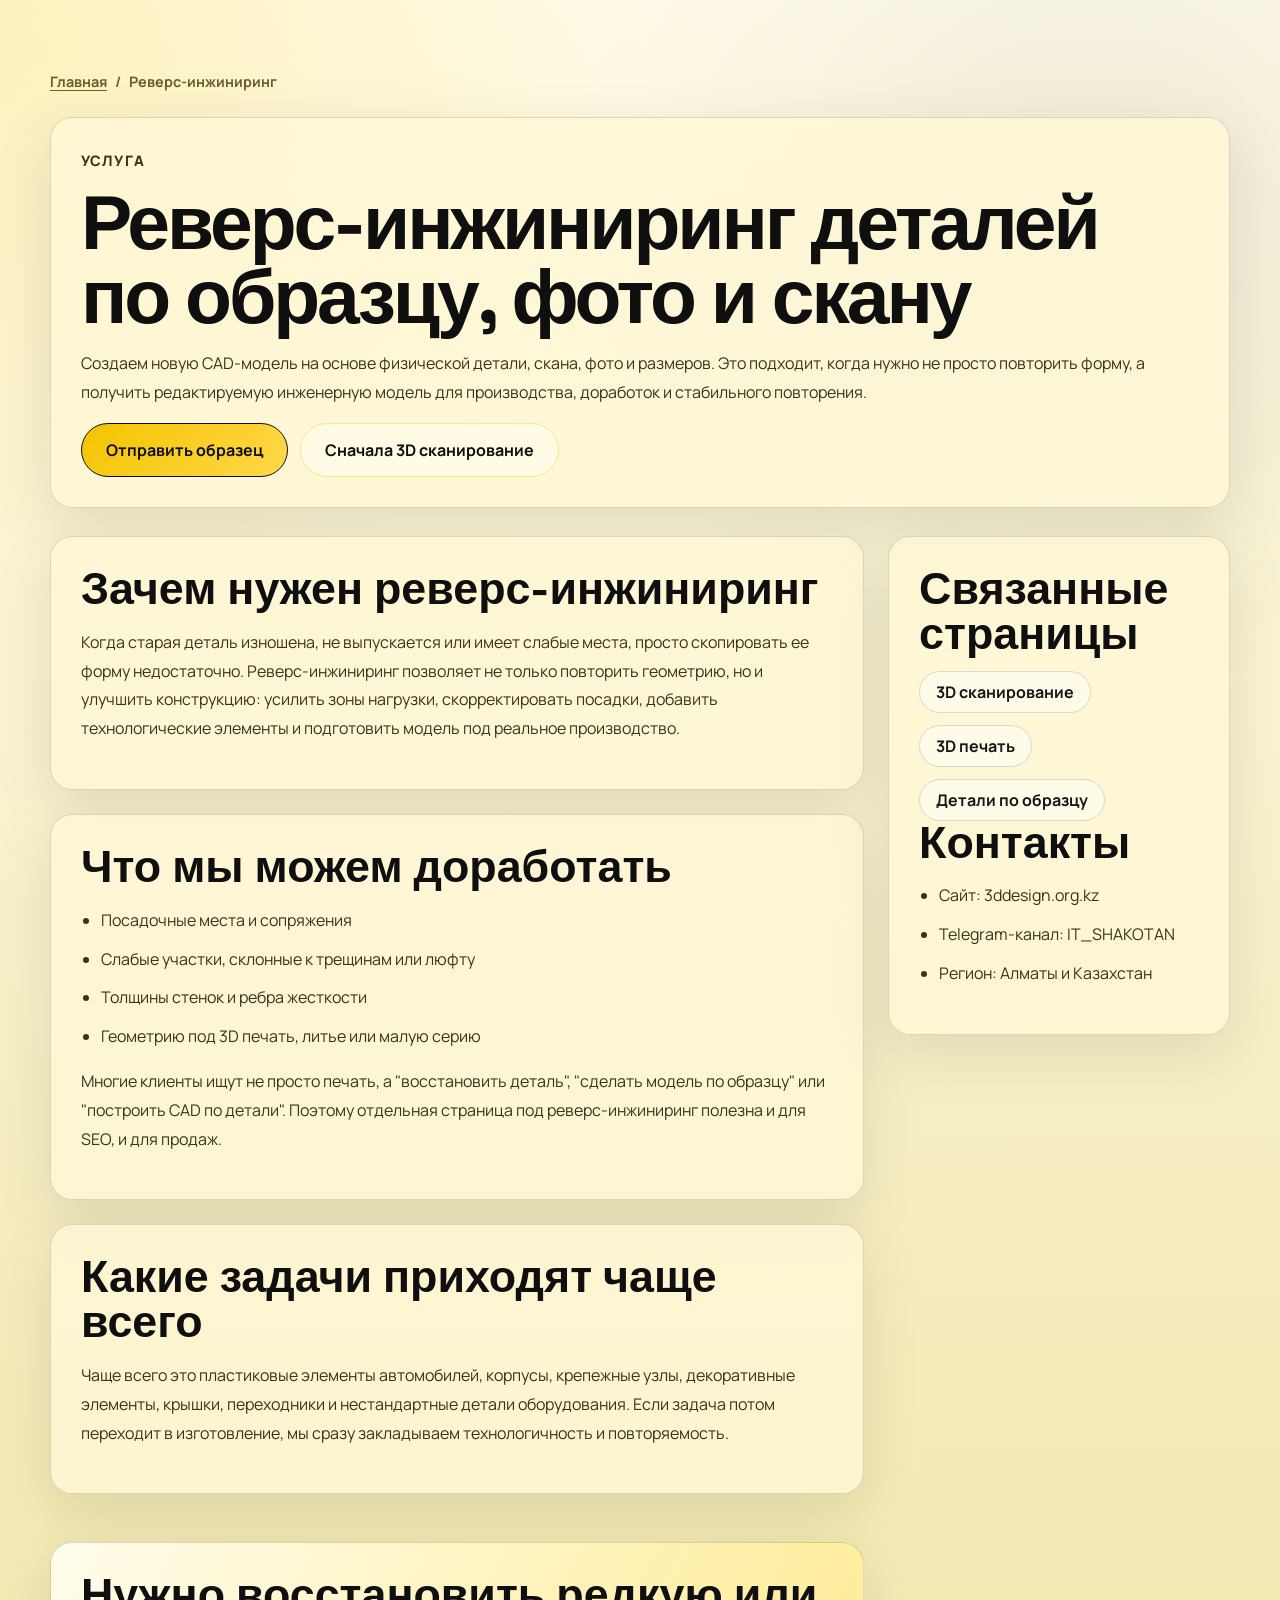
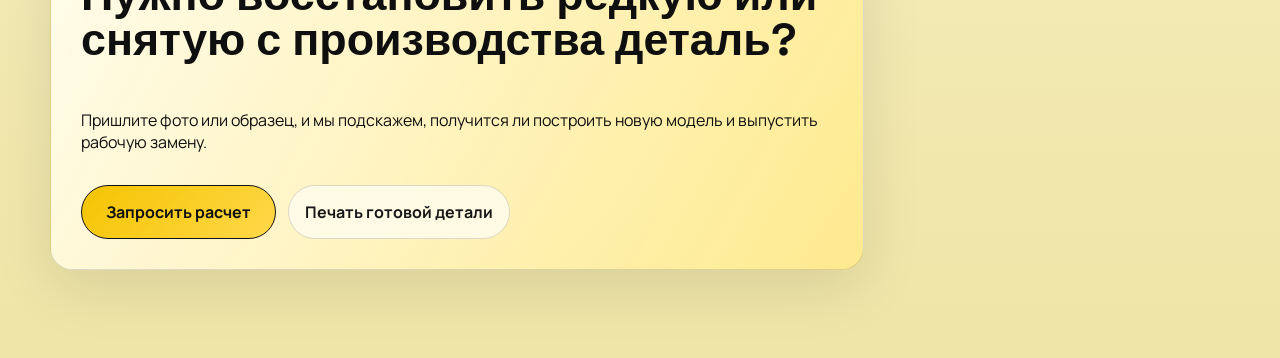
<file: services/reverse-engineering.html>
<!DOCTYPE html>
<html lang="ru">
<head>
  <meta charset="UTF-8">
  <meta name="viewport" content="width=device-width, initial-scale=1.0">
  <title>Реверс-инжиниринг деталей в Алматы | 3d_design</title>
  <meta
    name="description"
    content="Реверс-инжиниринг деталей в Алматы: построение CAD-моделей по образцу, фото или 3D-скану, доработка конструкции и подготовка к изготовлению."
  >
  <link rel="canonical" href="https://3ddesign.org.kz/services/reverse-engineering.html">
  <link rel="preconnect" href="https://fonts.googleapis.com">
  <link rel="preconnect" href="https://fonts.gstatic.com" crossorigin>
  <link href="https://fonts.googleapis.com/css2?family=Manrope:wght@400;500;600;700;800&family=Space+Grotesk:wght@500;700&display=swap" rel="stylesheet">
  <link rel="icon" type="image/svg+xml" href="/assets/3dd-emblem.svg">
  <link rel="stylesheet" href="/css/style.css">
</head>
<body>
  <div class="page-shell">
    <main class="service-page">
      <div class="container">
        <div class="service-page-header">
          <nav class="service-page-breadcrumbs" aria-label="Breadcrumb">
            <a href="/">Главная</a>
            <span>/</span>
            <span>Реверс-инжиниринг</span>
          </nav>
          <section class="service-page-hero">
            <p class="eyebrow">Услуга</p>
            <h1>Реверс-инжиниринг деталей по образцу, фото и скану</h1>
            <p>
              Создаем новую CAD-модель на основе физической детали, скана, фото и размеров. Это подходит, когда нужно не просто
              повторить форму, а получить редактируемую инженерную модель для производства, доработок и стабильного повторения.
            </p>
            <div class="service-page-actions">
              <a class="button" href="/#contact">Отправить образец</a>
              <a class="button button-secondary" href="/services/3d-scanning.html">Сначала 3D сканирование</a>
            </div>
          </section>
        </div>

        <div class="service-page-grid">
          <div class="service-page-content">
            <section class="service-page-section">
              <h2>Зачем нужен реверс-инжиниринг</h2>
              <p>
                Когда старая деталь изношена, не выпускается или имеет слабые места, просто скопировать ее форму недостаточно.
                Реверс-инжиниринг позволяет не только повторить геометрию, но и улучшить конструкцию: усилить зоны нагрузки,
                скорректировать посадки, добавить технологические элементы и подготовить модель под реальное производство.
              </p>
            </section>

            <section class="service-page-section">
              <h2>Что мы можем доработать</h2>
              <ul class="service-page-list">
                <li>Посадочные места и сопряжения</li>
                <li>Слабые участки, склонные к трещинам или люфту</li>
                <li>Толщины стенок и ребра жесткости</li>
                <li>Геометрию под 3D печать, литье или малую серию</li>
              </ul>
              <p>
                Многие клиенты ищут не просто печать, а "восстановить деталь", "сделать модель по образцу" или "построить CAD по детали".
                Поэтому отдельная страница под реверс-инжиниринг полезна и для SEO, и для продаж.
              </p>
            </section>

            <section class="service-page-section">
              <h2>Какие задачи приходят чаще всего</h2>
              <p>
                Чаще всего это пластиковые элементы автомобилей, корпусы, крепежные узлы, декоративные элементы, крышки,
                переходники и нестандартные детали оборудования. Если задача потом переходит в изготовление, мы сразу
                закладываем технологичность и повторяемость.
              </p>
            </section>

            <section class="service-page-cta">
              <h2>Нужно восстановить редкую или снятую с производства деталь?</h2>
              <p>Пришлите фото или образец, и мы подскажем, получится ли построить новую модель и выпустить рабочую замену.</p>
              <div class="service-page-actions">
                <a class="button" href="/#contact">Запросить расчет</a>
                <a class="service-link" href="/services/3d-printing.html">Печать готовой детали</a>
              </div>
            </section>
          </div>

          <aside class="service-page-sidebar">
            <h2>Связанные страницы</h2>
            <div class="service-page-links">
              <a class="service-link" href="/services/3d-scanning.html">3D сканирование</a>
              <a class="service-link" href="/services/3d-printing.html">3D печать</a>
              <a class="service-link" href="/services/custom-parts.html">Детали по образцу</a>
            </div>
            <h2>Контакты</h2>
            <ul class="service-page-contact-list">
              <li>Сайт: 3ddesign.org.kz</li>
              <li>Telegram-канал: IT_SHAKOTAN</li>
              <li>Регион: Алматы и Казахстан</li>
            </ul>
          </aside>
        </div>
      </div>
    </main>
  </div>
</body>
</html>
</file>
<file: css/style.css>
:root {
  --bg: #f5f0cf;
  --bg-soft: #fffbe6;
  --surface: rgba(255, 248, 214, 0.8);
  --surface-strong: #fffceb;
  --surface-dark: #0d0d0d;
  --surface-dark-soft: #1a1a1a;
  --text: #0f0f0f;
  --muted: #39331d;
  --line: rgba(15, 15, 15, 0.14);
  --line-strong: rgba(255, 255, 255, 0.12);
  --accent: #f4c400;
  --accent-strong: #ffd84a;
  --accent-soft: #ffe37a;
  --shadow: 0 18px 60px rgba(0, 0, 0, 0.1);
  --radius-lg: 32px;
  --radius-md: 22px;
  --radius-sm: 16px;
  --container: 1180px;
}

*,
*::before,
*::after {
  box-sizing: border-box;
}

html {
  scroll-behavior: smooth;
}

body {
  margin: 0;
  font-family: "Manrope", sans-serif;
  color: var(--text);
  text-rendering: optimizeLegibility;
  -webkit-font-smoothing: antialiased;
  background:
    radial-gradient(circle at top left, rgba(244, 196, 0, 0.18), transparent 28%),
    radial-gradient(circle at 85% 10%, rgba(0, 0, 0, 0.06), transparent 25%),
    linear-gradient(180deg, #fffbe8 0%, #efe5a7 100%);
}

a {
  color: inherit;
  text-decoration: none;
}

button,
input,
textarea {
  font: inherit;
}

.sr-only {
  position: absolute;
  width: 1px;
  height: 1px;
  padding: 0;
  margin: -1px;
  overflow: hidden;
  clip: rect(0, 0, 0, 0);
  white-space: nowrap;
  border: 0;
}

.container {
  width: min(var(--container), calc(100% - 32px));
  margin: 0 auto;
}

.site-header {
  position: sticky;
  top: 0;
  z-index: 50;
  backdrop-filter: blur(18px);
  background: rgba(255, 249, 224, 0.86);
  border-bottom: 1px solid rgba(0, 0, 0, 0.06);
}

.language-bar {
  border-bottom: 1px solid rgba(0, 0, 0, 0.08);
  background:
    linear-gradient(180deg, rgba(255, 247, 206, 0.92), rgba(250, 231, 125, 0.86));
}

.language-bar-inner {
  display: flex;
  align-items: center;
  justify-content: space-between;
  gap: 18px;
  padding: 12px 0;
}

.language-label {
  margin: 0;
  color: #2f2605;
  font-size: 0.96rem;
  font-weight: 700;
}

.translate-shell {
  position: relative;
  min-width: min(340px, 100%);
}

.translate-trigger {
  display: flex;
  align-items: center;
  justify-content: space-between;
  gap: 16px;
  width: 100%;
  min-height: 50px;
  padding: 0 18px;
  border: 1px solid rgba(15, 15, 15, 0.16);
  border-radius: 18px;
  background:
    linear-gradient(180deg, rgba(255, 252, 236, 0.96), rgba(255, 243, 188, 0.96));
  color: #151515;
  font-weight: 700;
  box-shadow: 0 12px 26px rgba(0, 0, 0, 0.08);
  cursor: pointer;
}

.translate-quick {
  display: none;
  flex-wrap: wrap;
  gap: 8px;
  margin-top: 10px;
}

.translate-shell.is-open .translate-quick {
  display: flex;
}

.translate-quick-button {
  min-height: 36px;
  padding: 0 12px;
  border: 1px solid rgba(15, 15, 15, 0.12);
  border-radius: 999px;
  background: rgba(255, 255, 255, 0.7);
  color: #171717;
  font-size: 0.88rem;
  font-weight: 800;
  letter-spacing: 0.05em;
  text-transform: uppercase;
  cursor: pointer;
}

.translate-quick-button:hover,
.translate-quick-button:focus-visible,
.translate-quick-button.is-active {
  background: linear-gradient(135deg, rgba(244, 196, 0, 0.34), rgba(255, 216, 74, 0.24));
  border-color: rgba(244, 196, 0, 0.34);
}

.translate-trigger-copy {
  display: grid;
  gap: 4px;
  min-width: 0;
  text-align: left;
}

.translate-trigger:hover,
.translate-trigger:focus-visible {
  transform: translateY(-1px);
}

.translate-trigger-label {
  overflow: hidden;
  text-overflow: ellipsis;
  white-space: nowrap;
}

.translate-trigger-meta {
  display: inline-flex;
  align-items: center;
  gap: 8px;
  min-width: 0;
}

.translate-trigger-code {
  display: inline-flex;
  align-items: center;
  justify-content: center;
  min-width: 42px;
  min-height: 24px;
  padding: 0 10px;
  border-radius: 999px;
  background: #111;
  color: #ffd84a;
  font-size: 0.76rem;
  font-weight: 800;
  letter-spacing: 0.08em;
  text-transform: uppercase;
}

.translate-trigger-status {
  overflow: hidden;
  text-overflow: ellipsis;
  white-space: nowrap;
  color: #675a2b;
  font-size: 0.78rem;
  font-weight: 700;
  letter-spacing: 0.04em;
  text-transform: uppercase;
}

.translate-trigger-icon {
  display: inline-flex;
  align-items: center;
  justify-content: center;
  width: 28px;
  height: 28px;
  border-radius: 999px;
  background: #101010;
  color: #ffd84a;
  font-size: 1.1rem;
  line-height: 1;
}

.translate-shell.is-open .translate-trigger-icon {
  transform: rotate(45deg);
}

.translate-menu {
  position: absolute;
  top: calc(100% + 10px);
  right: 0;
  z-index: 60;
  display: none;
  gap: 6px;
  width: min(380px, 100%);
  max-height: 320px;
  padding: 12px;
  overflow-y: auto;
  border: 1px solid rgba(15, 15, 15, 0.14);
  border-radius: 20px;
  background: rgba(255, 252, 236, 0.98);
  box-shadow: 0 18px 40px rgba(0, 0, 0, 0.12);
  backdrop-filter: blur(18px);
}

.translate-shell.is-open .translate-menu {
  display: grid;
}

.translate-menu[hidden] {
  display: none !important;
}

.translate-popular {
  display: flex;
  flex-wrap: wrap;
  gap: 8px;
}

.translate-popular-label {
  margin: 2px 0 0;
  color: #6d5f2d;
  font-size: 0.82rem;
  font-weight: 800;
  letter-spacing: 0.06em;
  text-transform: uppercase;
}

.translate-popular-button {
  min-height: 38px;
  padding: 0 12px;
  border: 1px solid rgba(15, 15, 15, 0.1);
  border-radius: 999px;
  background: rgba(255, 255, 255, 0.7);
  color: #171717;
  font-size: 0.9rem;
  font-weight: 700;
  cursor: pointer;
}

.translate-popular-button:hover,
.translate-popular-button:focus-visible,
.translate-popular-button.is-active {
  background: linear-gradient(135deg, rgba(244, 196, 0, 0.28), rgba(255, 216, 74, 0.22));
  border-color: rgba(244, 196, 0, 0.28);
}

.translate-search {
  width: 100%;
  min-height: 44px;
  padding: 0 14px;
  border: 1px solid rgba(15, 15, 15, 0.12);
  border-radius: 14px;
  background: rgba(255, 255, 255, 0.72);
  color: #141414;
  font-size: 0.95rem;
  font-weight: 600;
}

.translate-search::placeholder {
  color: #75693a;
}

.translate-empty {
  padding: 10px 14px 4px;
  color: #6a5e31;
  font-size: 0.92rem;
  font-weight: 600;
}

.translate-option {
  display: flex;
  align-items: center;
  justify-content: space-between;
  width: 100%;
  min-height: 44px;
  padding: 0 14px;
  border: 0;
  border-radius: 14px;
  background: transparent;
  color: #171717;
  text-align: left;
  font-weight: 600;
  cursor: pointer;
}

.translate-option:hover,
.translate-option:focus-visible,
.translate-option.is-active {
  background: linear-gradient(135deg, rgba(244, 196, 0, 0.22), rgba(255, 216, 74, 0.18));
}

.translate-widget {
  position: absolute;
  inset: 0;
  pointer-events: none;
  opacity: 0;
}

.goog-te-gadget {
  color: transparent !important;
  font-family: "Manrope", sans-serif !important;
  font-size: 0 !important;
}

.goog-te-gadget .goog-te-combo {
  min-width: 220px;
  min-height: 42px;
  padding: 0 14px;
  border: 1px solid rgba(15, 15, 15, 0.16);
  border-radius: 999px;
  background: rgba(255, 252, 236, 0.96);
  color: #141414;
  font-family: "Manrope", sans-serif;
  font-size: 0.96rem;
  font-weight: 600;
  box-shadow: 0 10px 24px rgba(0, 0, 0, 0.06);
}

.goog-te-gadget span {
  display: none !important;
}

.goog-te-banner-frame.skiptranslate {
  display: none !important;
}

body {
  top: 0 !important;
}

.nav {
  position: relative;
  display: flex;
  align-items: center;
  justify-content: space-between;
  gap: 24px;
  padding: 18px 0;
}

.brand {
  display: inline-flex;
  align-items: center;
  gap: 14px;
}

.brand-mark {
  width: 54px;
  height: 54px;
  display: inline-flex;
  align-items: center;
  justify-content: center;
  flex-shrink: 0;
}

.brand-mark img {
  width: 100%;
  height: 100%;
  display: block;
  filter: drop-shadow(0 12px 24px rgba(244, 196, 0, 0.22));
}

.brand-text {
  display: grid;
  gap: 2px;
}

.brand-text small,
.nav-menu a:not(.button),
.hero-text,
.section-head p,
.service-card p,
.timeline-item p,
.case-card p,
.benefit-card p,
.faq-answer p,
.material-list p,
.panel-box li,
.cta-banner p,
.contact-copy p,
.site-footer p,
.stat-card span,
.form-note,
.assistant-copy p,
.assistant-note,
.assistant-head span,
.assistant-points span,
.chat-role {
  color: var(--muted);
}

.nav-menu a:not(.button) {
  font-weight: 600;
}

.nav-menu {
  display: flex;
  align-items: center;
  gap: 24px;
}

.nav-toggle {
  display: none;
  width: 48px;
  height: 48px;
  padding: 0;
  border: 0;
  border-radius: 14px;
  background: var(--surface-strong);
  box-shadow: inset 0 0 0 1px var(--line);
  cursor: pointer;
}

.nav-toggle span {
  display: block;
  width: 20px;
  height: 2px;
  margin: 4px auto;
  background: var(--text);
}

.button {
  display: inline-flex;
  align-items: center;
  justify-content: center;
  min-height: 54px;
  padding: 0 24px;
  border: 1px solid #111;
  border-radius: 999px;
  background: linear-gradient(135deg, var(--accent), var(--accent-strong));
  color: #101010;
  font-weight: 700;
  cursor: pointer;
  transition: transform 0.2s ease, background 0.2s ease, color 0.2s ease;
}

.button:hover,
.button:focus-visible {
  transform: translateY(-1px);
}

.button-secondary {
  background: rgba(255, 252, 235, 0.72);
  color: var(--text);
  border-color: rgba(244, 196, 0, 0.38);
}

.button-sm {
  min-height: 44px;
  padding: 0 18px;
}

.hero,
.section {
  padding: 90px 0;
}

.hero {
  padding-top: 72px;
  padding-bottom: 48px;
}

.hero-grid,
.materials-layout,
.benefits-layout,
.faq-layout,
.contact-grid,
.assistant-grid {
  display: grid;
  grid-template-columns: minmax(0, 1.08fr) minmax(320px, 0.92fr);
  gap: 36px;
  align-items: center;
}

.eyebrow {
  margin: 0 0 12px;
  color: #6e5500;
  font-size: 0.9rem;
  font-weight: 800;
  letter-spacing: 0.08em;
  text-transform: uppercase;
}

.hero h1,
.section-head h2,
.cta-banner h2,
.contact-copy h2,
.assistant-copy h2 {
  margin: 0;
  font-family: "Space Grotesk", sans-serif;
  line-height: 0.96;
  letter-spacing: -0.04em;
}

.hero h1 {
  max-width: 12ch;
  font-size: clamp(3rem, 8vw, 6rem);
}

.hero-text {
  max-width: 62ch;
  margin: 22px 0 0;
  line-height: 1.8;
  font-size: 1.12rem;
}

.hero-actions,
.footer-links,
.assistant-suggestions {
  display: flex;
  flex-wrap: wrap;
  gap: 14px;
}

.hero-actions {
  margin: 32px 0 24px;
}

.hero-points {
  list-style: none;
  padding: 0;
  margin: 0;
  display: flex;
  flex-wrap: wrap;
  gap: 12px;
}

.hero-points li,
.partners-strip span,
.contact-cards article,
.service-card,
.case-card,
.benefit-card,
.timeline-item,
.panel-box,
.contact-form,
.faq-item,
.stat-card,
.assistant-card,
.assistant-points article,
.chat-message {
  border: 1px solid var(--line);
  background: var(--surface);
  backdrop-filter: blur(18px);
  box-shadow: var(--shadow);
}

.hero-points li {
  padding: 12px 16px;
  border-radius: 999px;
  color: #181100;
  font-weight: 700;
}

.hero-card-main {
  position: relative;
  overflow: hidden;
  min-height: 340px;
  padding: 34px;
  border-radius: var(--radius-lg);
  background:
    radial-gradient(circle at 80% 18%, rgba(244, 196, 0, 0.24), transparent 22%),
    linear-gradient(160deg, #0a0a0a, #1a1a1a);
  color: #f7f7f7;
  box-shadow: var(--shadow);
}

.hero-card-main::after {
  content: "";
  position: absolute;
  inset: auto -40px -60px auto;
  width: 210px;
  height: 210px;
  border-radius: 42px;
  background:
    linear-gradient(135deg, rgba(255, 217, 74, 0.65), rgba(244, 196, 0, 0.06));
  border: 1px solid rgba(255, 216, 74, 0.18);
  transform: rotate(28deg);
}

.badge {
  display: inline-flex;
  margin-bottom: 20px;
  padding: 10px 14px;
  border-radius: 999px;
  background: rgba(244, 196, 0, 0.14);
  border: 1px solid rgba(255, 216, 74, 0.28);
  color: rgba(255, 231, 140, 0.96);
  font-size: 0.88rem;
}

.hero-card-main h2 {
  position: relative;
  z-index: 1;
  max-width: 13ch;
  margin: 0 0 16px;
  font-size: clamp(2rem, 4vw, 3rem);
  line-height: 1;
}

.hero-card-main p {
  position: relative;
  z-index: 1;
  max-width: 42ch;
  color: rgba(255, 248, 199, 0.9);
  line-height: 1.78;
}

.hero-stats,
.contact-cards,
.cases-grid,
.benefits-grid {
  display: grid;
  grid-template-columns: repeat(2, minmax(0, 1fr));
  gap: 14px;
}

.stat-card,
.contact-cards article,
.service-card,
.case-card,
.benefit-card,
.timeline-item,
.contact-form,
.panel-box,
.faq-item,
.assistant-card {
  border-radius: var(--radius-md);
  padding: 24px;
}

.stat-card strong {
  display: block;
  margin-bottom: 8px;
  font-size: 1.7rem;
  font-family: "Space Grotesk", sans-serif;
}

.stat-card span {
  line-height: 1.65;
}

.partners {
  padding: 18px 0 10px;
}

.partners-strip {
  display: grid;
  grid-template-columns: repeat(6, 1fr);
  gap: 12px;
}

.partners-strip span {
  display: grid;
  place-items: center;
  min-height: 70px;
  border-radius: 20px;
  font-weight: 700;
}

.section-dark {
  background:
    radial-gradient(circle at 20% 0%, rgba(244, 196, 0, 0.12), transparent 18%),
    linear-gradient(180deg, #0c0c0c 0%, #151515 100%);
  color: #f5f5f5;
}

.section-dark .section-head p,
.section-dark .material-list p,
.section-dark .panel-box li,
.section-dark .benefit-card p {
  color: rgba(255, 244, 192, 0.84);
}

.section-head {
  max-width: 760px;
  margin: 0 auto 42px;
  text-align: center;
}

.section-head h2,
.cta-banner h2,
.contact-copy h2,
.assistant-copy h2 {
  font-size: clamp(2.4rem, 5vw, 4.4rem);
}

.align-left {
  margin-left: 0;
  text-align: left;
}

.compact {
  max-width: 620px;
}

.service-grid,
.timeline {
  display: grid;
  grid-template-columns: repeat(3, minmax(0, 1fr));
  gap: 20px;
}

.timeline {
  grid-template-columns: repeat(4, minmax(0, 1fr));
  align-items: stretch;
}

.service-card.featured {
  grid-column: span 2;
  background:
    linear-gradient(160deg, rgba(255, 251, 230, 0.96), rgba(255, 239, 157, 0.9));
}

.card-number,
.case-tag,
.assistant-status {
  display: inline-flex;
  align-items: center;
  justify-content: center;
  min-width: 48px;
  min-height: 34px;
  padding: 0 12px;
  border-radius: 999px;
  background: linear-gradient(135deg, var(--accent), var(--accent-strong));
  color: #0d0d0d;
  font-size: 0.88rem;
  font-weight: 800;
}

.service-card h3,
.timeline-item h3,
.case-card h3,
.benefit-card h3,
.material-list h3,
.panel-title {
  margin: 18px 0 12px;
  font-size: 1.3rem;
}

.service-card p,
.timeline-item p,
.case-card p,
.benefit-card p,
.faq-answer p,
.material-list p,
.cta-banner p,
.contact-copy p,
.site-footer p,
.assistant-copy p,
.assistant-note {
  line-height: 1.78;
}

.service-card p,
.timeline-item p,
.case-card p,
.benefit-card p,
.material-list p,
.contact-copy p,
.assistant-copy p {
  font-size: 1.02rem;
}

.service-card ul,
.check-list {
  padding-left: 18px;
  margin: 18px 0 0;
  line-height: 1.8;
}

.service-card-actions,
.seo-service-links,
.service-page-actions,
.service-page-links {
  display: flex;
  flex-wrap: wrap;
  gap: 12px;
}

.service-card-actions {
  margin-top: 20px;
}

.service-link {
  display: inline-flex;
  align-items: center;
  min-height: 42px;
  padding: 0 16px;
  border: 1px solid rgba(15, 15, 15, 0.14);
  border-radius: 999px;
  background: rgba(255, 252, 236, 0.84);
  color: #171717;
  font-weight: 700;
}

.service-link:hover,
.service-link:focus-visible {
  transform: translateY(-1px);
}

.seo-service-panel {
  margin-top: 28px;
  padding: 28px;
  border: 1px solid var(--line);
  border-radius: var(--radius-md);
  background: linear-gradient(180deg, rgba(255, 252, 236, 0.96), rgba(255, 244, 196, 0.92));
  box-shadow: var(--shadow);
}

.seo-service-panel p {
  margin: 0 0 18px;
  color: var(--muted);
  line-height: 1.74;
}

.seo-service-links a {
  min-height: 46px;
}

.case-card-detailed {
  overflow: visible;
  padding: 24px;
  height: 100%;
  background:
    radial-gradient(circle at top right, rgba(244, 196, 0, 0.14), transparent 24%),
    linear-gradient(180deg, rgba(255, 252, 236, 0.96), rgba(255, 244, 196, 0.92));
}

.case-content {
  display: grid;
  gap: 16px;
  padding: 0;
}

.case-topline {
  display: flex;
  align-items: center;
  justify-content: space-between;
  gap: 12px;
  flex-wrap: wrap;
}

.case-status {
  display: inline-flex;
  align-items: center;
  justify-content: center;
  min-height: 34px;
  padding: 0 12px;
  border-radius: 999px;
  border: 1px solid rgba(15, 15, 15, 0.12);
  background: rgba(255, 255, 255, 0.62);
  color: #171717;
  font-size: 0.86rem;
  font-weight: 800;
}

.case-metrics {
  display: grid;
  grid-template-columns: repeat(3, minmax(0, 1fr));
  gap: 10px;
  margin: 0;
}

.case-metrics div {
  padding: 14px;
  border-radius: 18px;
  border: 1px solid rgba(15, 15, 15, 0.08);
  background: rgba(255, 255, 255, 0.54);
}

.case-metrics dt {
  color: #6a5f34;
  font-size: 0.75rem;
  font-weight: 800;
  letter-spacing: 0.08em;
  text-transform: uppercase;
}

.case-metrics dd {
  margin: 8px 0 0;
  color: #0f0f0f;
  font-weight: 800;
}

.case-bullets {
  margin: 0;
  padding-left: 18px;
  line-height: 1.76;
}

.case-bullets li + li {
  margin-top: 6px;
}

.material-list {
  display: grid;
  gap: 20px;
}

.material-list article {
  padding-bottom: 20px;
  border-bottom: 1px solid var(--line-strong);
}

.material-list article:last-child {
  padding-bottom: 0;
  border-bottom: 0;
}

.material-panel {
  position: sticky;
  top: 112px;
}

.panel-box {
  background: rgba(255, 255, 255, 0.04);
  border-color: var(--line-strong);
}

.assistant-section {
  background:
    linear-gradient(180deg, rgba(255, 251, 229, 0.76), rgba(249, 233, 135, 0.92));
}

.assistant-points {
  display: grid;
  gap: 14px;
  margin-top: 28px;
}

.assistant-points article {
  padding: 18px 20px;
  border-radius: 20px;
}

.assistant-points strong {
  display: block;
  margin-bottom: 6px;
}

.assistant-card {
  background:
    linear-gradient(180deg, rgba(255, 253, 239, 0.92), rgba(255, 245, 192, 0.88));
}

.assistant-head {
  display: flex;
  align-items: center;
  justify-content: space-between;
  gap: 16px;
  margin-bottom: 18px;
}

.assistant-head strong {
  display: block;
  margin-bottom: 4px;
  font-size: 1.1rem;
}

.assistant-head span,
.assistant-note,
.form-note,
.form-helper {
  line-height: 1.7;
}

.suggestion-chip {
  min-height: 42px;
  padding: 0 14px;
  border-radius: 999px;
  border: 1px solid rgba(244, 196, 0, 0.34);
  background: rgba(255, 251, 230, 0.95);
  color: var(--text);
  font-weight: 600;
  cursor: pointer;
}

.assistant-chat {
  display: grid;
  gap: 12px;
  min-height: 320px;
  max-height: 420px;
  padding: 12px 0;
  overflow-y: auto;
}

.chat-message {
  padding: 16px 18px;
  border-radius: 18px;
}

.chat-message p {
  margin: 6px 0 0;
  line-height: 1.72;
}

.chat-message-user {
  background: linear-gradient(135deg, #121212, #1c1c1c);
  color: #fff6c4;
  border-color: rgba(255, 216, 74, 0.18);
}

.chat-message-user .chat-role {
  color: rgba(255, 255, 255, 0.66);
}

.chat-message-user p {
  color: #fff4b8;
}

.assistant-form {
  display: grid;
  grid-template-columns: minmax(0, 1fr) auto;
  gap: 12px;
  margin-top: 8px;
}

.assistant-form input,
.contact-form input,
.contact-form textarea {
  width: 100%;
  border: 1px solid var(--line);
  border-radius: 18px;
  padding: 15px 16px;
  background: rgba(255, 252, 236, 0.94);
  color: var(--text);
}

.assistant-note {
  margin: 14px 0 0;
}

.accent-section {
  padding-top: 0;
}

.cta-banner {
  display: flex;
  align-items: center;
  justify-content: space-between;
  gap: 24px;
  padding: 38px;
  border-radius: 36px;
  background:
    radial-gradient(circle at top right, rgba(244, 196, 0, 0.16), transparent 22%),
    linear-gradient(120deg, rgba(12, 12, 12, 0.98), rgba(28, 28, 28, 0.94));
  color: #f7f7f7;
  box-shadow: var(--shadow);
}

.faq-list {
  display: grid;
  gap: 14px;
}

.faq-item {
  overflow: hidden;
}

.faq-question {
  width: 100%;
  padding: 0;
  border: 0;
  background: transparent;
  text-align: left;
  line-height: 1.45;
  font-weight: 800;
  color: var(--text);
  cursor: pointer;
}

.faq-answer {
  max-height: 0;
  overflow: hidden;
  transition: max-height 0.28s ease;
}

.faq-answer p {
  margin: 16px 0 0;
}

.faq-item.is-open .faq-answer {
  max-height: 180px;
}

.contact-form label {
  display: grid;
  gap: 10px;
  margin-bottom: 16px;
}

.contact-form button[disabled] {
  opacity: 0.72;
  cursor: wait;
}

.contact-form span {
  font-weight: 700;
}

.contact-form textarea {
  resize: vertical;
}

.contact-telegram-bot {
  margin-top: 18px;
  display: grid;
  gap: 12px;
  justify-items: flex-start;
}

.contact-telegram-bot-label {
  margin: 0;
  color: #5f562f;
  font-weight: 700;
}

.contact-upload {
  padding: 16px;
  border: 1px dashed rgba(15, 15, 15, 0.22);
  border-radius: 22px;
  background: rgba(255, 255, 255, 0.38);
}

.contact-file-input {
  width: 100%;
  padding: 0;
  border: 0;
  background: transparent;
  color: #181100;
}

.contact-file-input::file-selector-button {
  margin-right: 12px;
  padding: 11px 16px;
  border: 0;
  border-radius: 999px;
  background: linear-gradient(135deg, var(--accent), var(--accent-strong));
  color: #121212;
  font-weight: 800;
  cursor: pointer;
}

.contact-file-meta {
  margin: 0;
  color: #5f562f;
  line-height: 1.7;
}

.contact-file-meta {
  display: block;
  min-height: 1.5em;
  font-weight: 500;
}

.form-helper {
  margin: 0 0 14px;
  color: #5f562f;
  font-size: 0.94rem;
}

.form-status {
  display: none;
  margin: 0 0 14px;
  padding: 14px 16px;
  border-radius: 18px;
  border: 1px solid transparent;
  line-height: 1.6;
  font-weight: 700;
}

.form-status.is-visible {
  display: block;
}

.form-status.is-info {
  background: rgba(17, 17, 17, 0.06);
  border-color: rgba(17, 17, 17, 0.1);
  color: #2f2f2f;
}

.form-status.is-success {
  background: rgba(107, 176, 63, 0.14);
  border-color: rgba(107, 176, 63, 0.28);
  color: #284f13;
}

.form-status.is-error {
  background: rgba(177, 49, 49, 0.12);
  border-color: rgba(177, 49, 49, 0.24);
  color: #7a1e1e;
}

.site-footer {
  padding: 28px 0 44px;
}

.service-page {
  padding: 72px 0 88px;
}

.service-page-hero,
.service-page-section,
.service-page-cta,
.service-page-sidebar,
.service-page-faq-item {
  border: 1px solid var(--line);
  border-radius: var(--radius-md);
  background: var(--surface);
  box-shadow: var(--shadow);
}

.service-page-hero,
.service-page-section,
.service-page-cta,
.service-page-sidebar {
  padding: 30px;
}

.service-page-header {
  display: grid;
  gap: 26px;
  margin-bottom: 28px;
}

.service-page-breadcrumbs {
  display: inline-flex;
  flex-wrap: wrap;
  gap: 8px;
  color: #6b5e2d;
  font-size: 0.9rem;
  font-weight: 700;
}

.service-page-breadcrumbs a {
  text-decoration: underline;
  text-decoration-thickness: 1px;
  text-underline-offset: 3px;
}

.service-page-hero h1 {
  margin: 0 0 16px;
  font-family: "Space Grotesk", sans-serif;
  font-size: clamp(2.5rem, 6vw, 4.8rem);
  line-height: 0.96;
  letter-spacing: -0.04em;
}

.service-page-hero p,
.service-page-section p,
.service-page-sidebar p,
.service-page-faq-item p,
.service-page-list li,
.service-page-contact-list li {
  color: var(--muted);
  line-height: 1.8;
}

.service-page-meta {
  display: grid;
  grid-template-columns: repeat(3, minmax(0, 1fr));
  gap: 12px;
  margin-top: 24px;
}

.service-page-meta article {
  padding: 16px;
  border-radius: 18px;
  border: 1px solid rgba(15, 15, 15, 0.1);
  background: rgba(255, 255, 255, 0.54);
}

.service-page-meta strong {
  display: block;
  margin-bottom: 6px;
  font-size: 0.82rem;
  letter-spacing: 0.08em;
  text-transform: uppercase;
}

.service-page-grid {
  display: grid;
  grid-template-columns: minmax(0, 1fr) minmax(300px, 0.42fr);
  gap: 24px;
}

.service-page-content {
  display: grid;
  gap: 24px;
}

.service-page-sidebar {
  position: sticky;
  top: 108px;
  height: fit-content;
}

.service-page-section h2,
.service-page-sidebar h2,
.service-page-cta h2 {
  margin: 0 0 14px;
  font-family: "Space Grotesk", sans-serif;
  font-size: clamp(1.8rem, 4vw, 2.8rem);
  line-height: 1;
}

.service-page-list,
.service-page-contact-list {
  display: grid;
  gap: 10px;
  padding-left: 20px;
}

.service-page-cta {
  display: grid;
  gap: 16px;
  margin-top: 24px;
  background: linear-gradient(120deg, rgba(255, 252, 236, 0.98), rgba(255, 234, 140, 0.92));
}

.service-page-faq-list {
  display: grid;
  gap: 14px;
}

.service-page-faq-item {
  overflow: hidden;
  padding: 22px;
}

.service-page-faq-item h3 {
  margin: 0 0 10px;
  font-size: 1.08rem;
}

.footer-content {
  display: flex;
  align-items: center;
  justify-content: space-between;
  gap: 24px;
  padding-top: 20px;
  border-top: 1px solid rgba(0, 0, 0, 0.1);
}

.footer-socials {
  display: flex;
  flex-wrap: wrap;
  align-items: center;
  justify-content: space-between;
  gap: 12px;
  padding-top: 16px;
}

.footer-socials a {
  display: inline-flex;
  align-items: center;
  min-height: 42px;
  padding: 0 16px;
  border: 1px solid rgba(15, 15, 15, 0.12);
  border-radius: 999px;
  background: rgba(255, 252, 236, 0.76);
  color: #171717;
  font-weight: 700;
}

.fade-in {
  opacity: 0;
  transform: translateY(18px);
  transition: opacity 0.6s ease, transform 0.6s ease;
}

.fade-in.is-visible {
  opacity: 1;
  transform: translateY(0);
}

@media (max-width: 1100px) {
  .hero-grid,
  .materials-layout,
  .benefits-layout,
  .faq-layout,
  .contact-grid,
  .assistant-grid,
  .service-page-grid,
  .timeline {
    grid-template-columns: 1fr;
  }

  .hero-stats,
  .partners-strip,
  .service-grid,
  .cases-grid,
  .benefits-grid,
  .contact-cards {
    grid-template-columns: repeat(2, minmax(0, 1fr));
  }

  .service-card.featured {
    grid-column: span 1;
  }

  .material-panel {
    position: static;
  }

  .service-page-sidebar {
    position: static;
  }

  .cta-banner {
    flex-direction: column;
    align-items: flex-start;
  }

  .case-metrics {
    grid-template-columns: repeat(2, minmax(0, 1fr));
  }
}

@media (max-width: 780px) {
  .language-bar-inner {
    flex-direction: column;
    align-items: stretch;
  }

  .translate-shell {
    min-width: 0;
  }

  .translate-trigger {
    padding: 12px 14px;
    align-items: flex-start;
  }

  .goog-te-gadget .goog-te-combo {
    width: 100%;
    min-width: 0;
  }

  .translate-menu {
    width: 100%;
    right: auto;
    left: 0;
  }

  .nav-toggle {
    display: inline-block;
  }

  .nav-menu {
    position: absolute;
    top: calc(100% + 10px);
    left: 0;
    right: 0;
    display: none;
    flex-direction: column;
    align-items: stretch;
    padding: 18px;
    border-radius: 22px;
    background: rgba(255, 255, 255, 0.96);
    border: 1px solid var(--line);
    box-shadow: var(--shadow);
  }

  .nav-menu.is-open {
    display: flex;
  }

  .hero,
  .section {
    padding: 72px 0;
  }

  .partners-strip,
  .service-grid,
  .cases-grid,
  .benefits-grid,
  .contact-cards,
  .hero-stats {
    grid-template-columns: 1fr;
  }

  .assistant-form {
    grid-template-columns: 1fr;
  }

  .service-page-meta {
    grid-template-columns: 1fr;
  }

  .case-metrics {
    grid-template-columns: repeat(2, minmax(0, 1fr));
  }

  .footer-content {
    flex-direction: column;
    align-items: flex-start;
  }

  .footer-socials {
    flex-direction: column;
    align-items: stretch;
    justify-content: flex-start;
  }
}

@media (max-width: 560px) {
  .container {
    width: min(var(--container), calc(100% - 20px));
  }

  .brand-text small {
    display: none;
  }

  .hero-card-main,
  .service-card,
  .case-card,
  .benefit-card,
  .timeline-item,
  .contact-form,
  .panel-box,
  .faq-item,
  .stat-card,
  .contact-cards article,
  .assistant-card {
    padding: 20px;
  }

  .hero-actions {
    flex-direction: column;
  }

  .button,
  .button-secondary {
    width: 100%;
  }

  .case-metrics {
    grid-template-columns: 1fr;
  }
}
</file>
